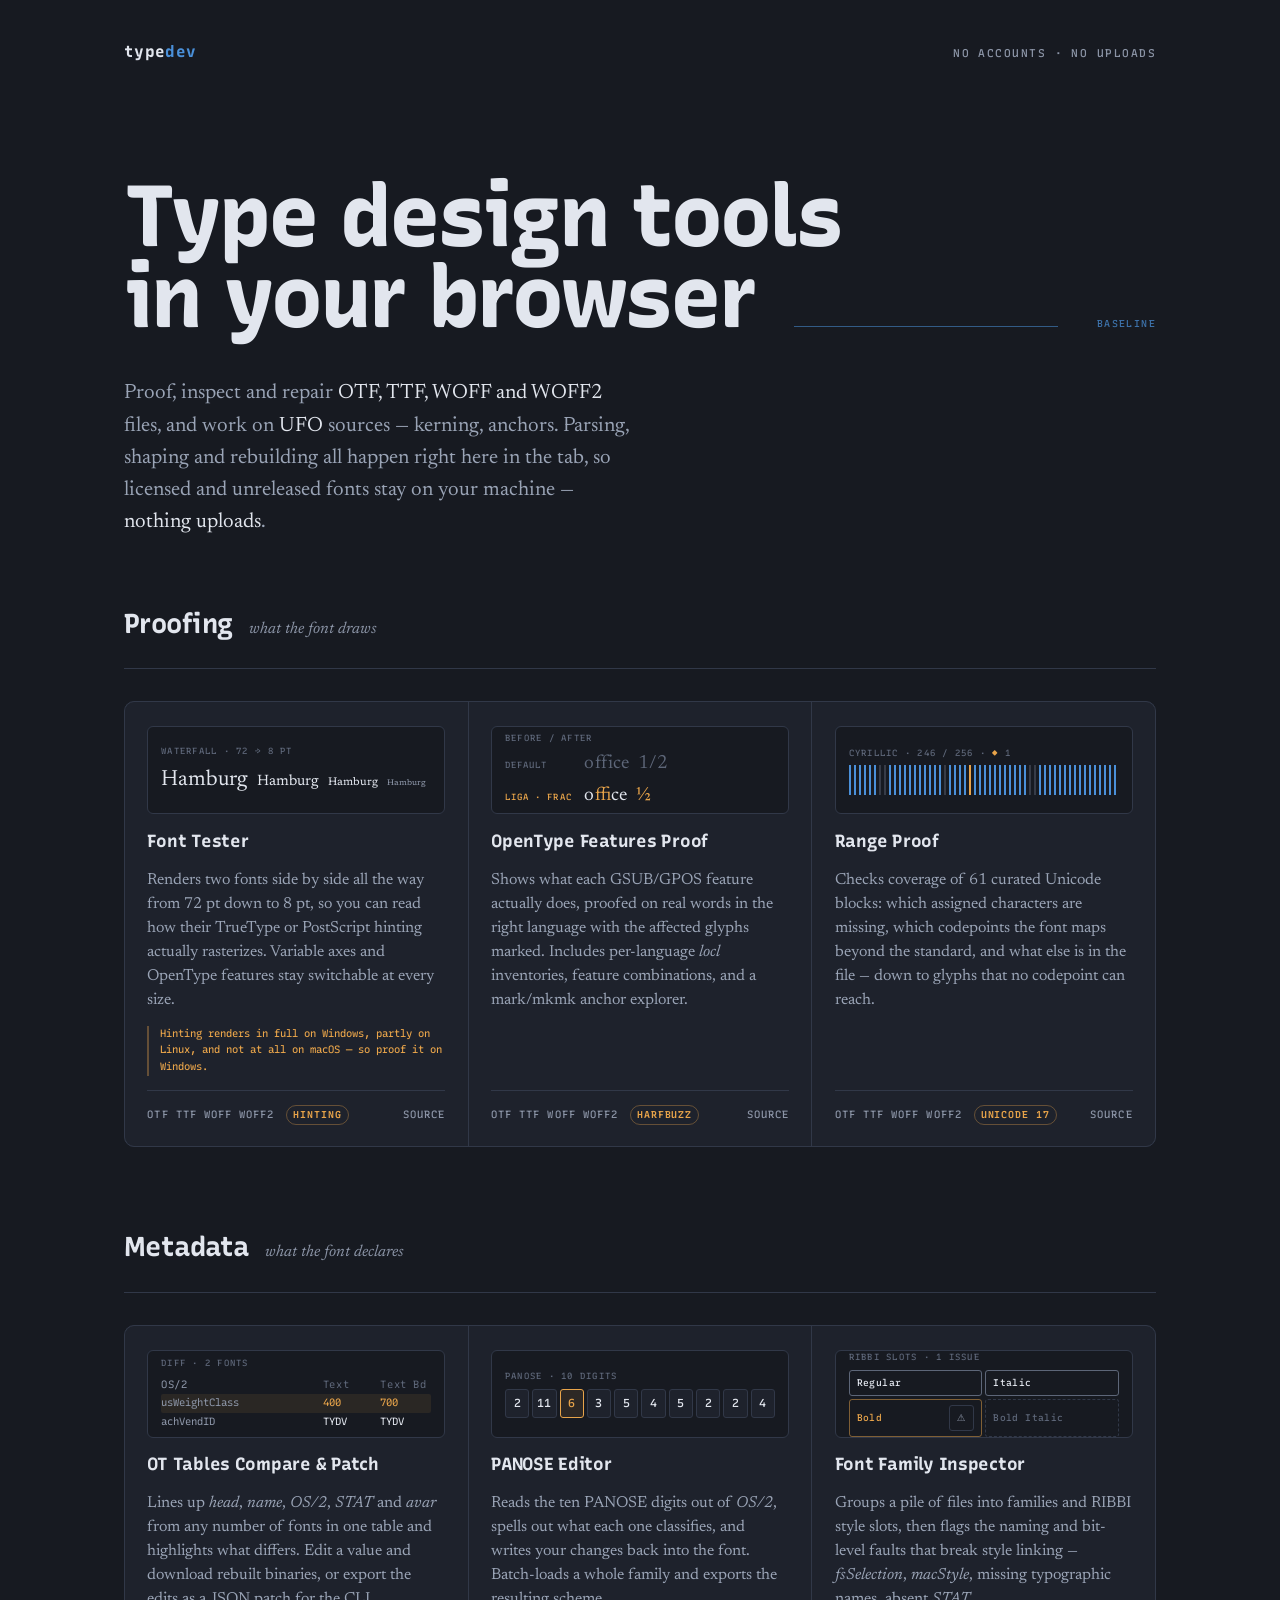
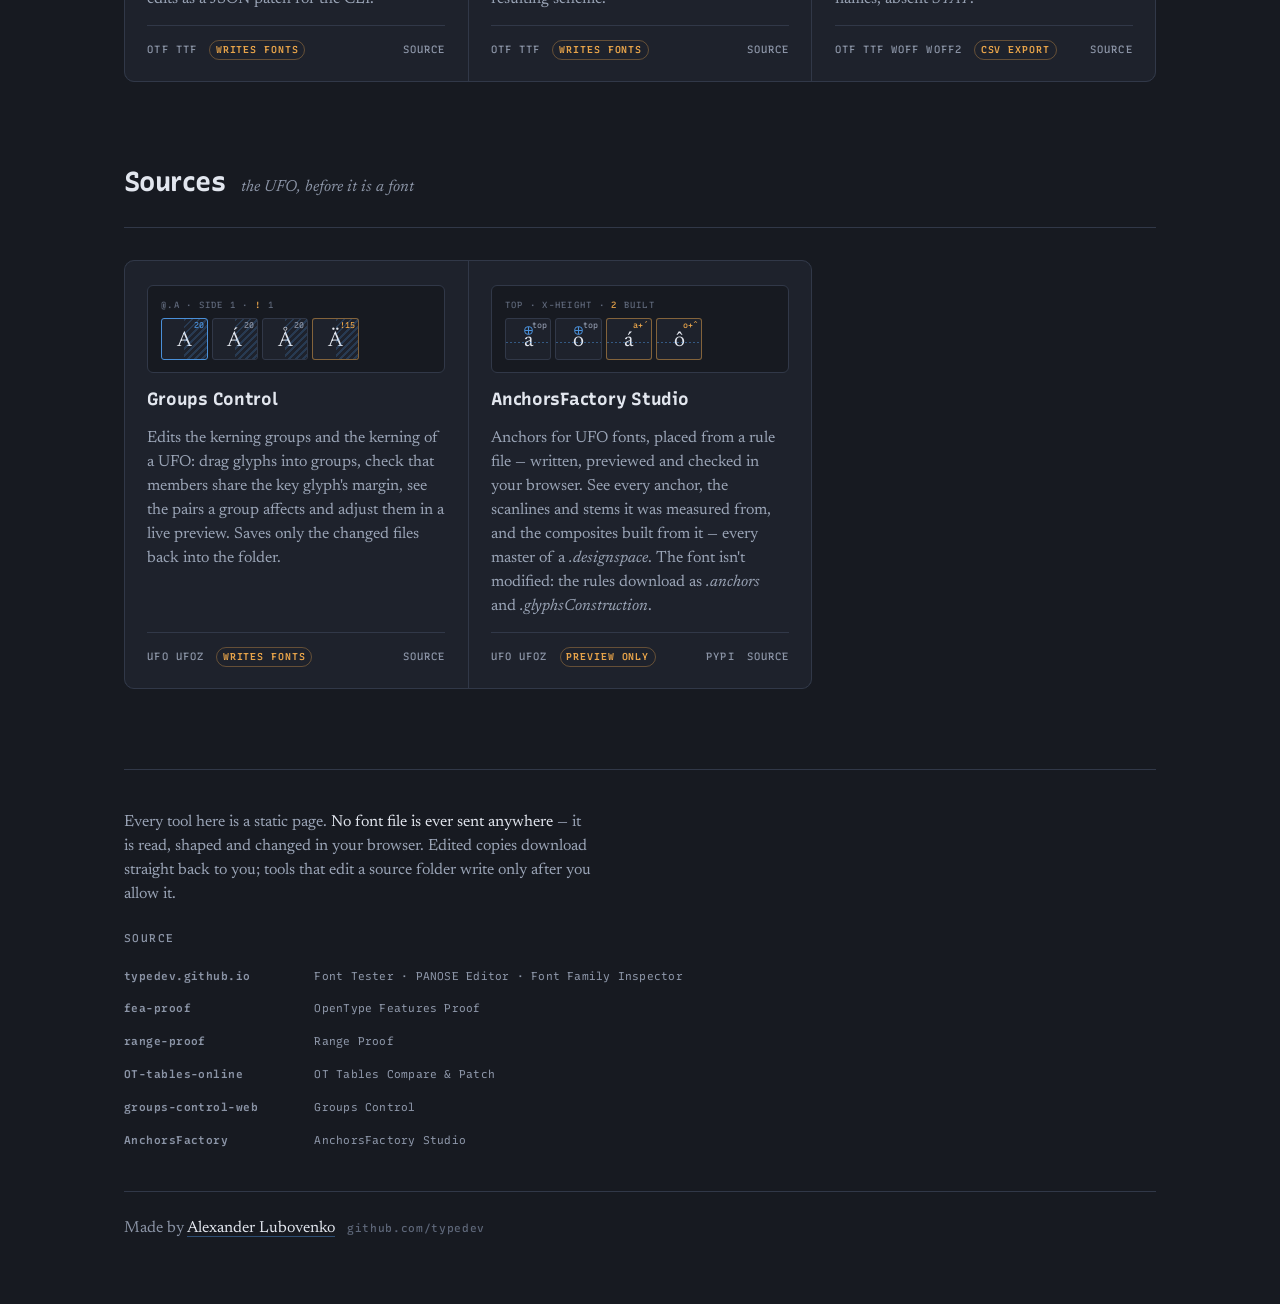
<file: index.html>
<!DOCTYPE html>
<html lang="en">
<head>
<meta charset="utf-8">
<meta name="viewport" content="width=device-width, initial-scale=1">
<title>typedev — font tools</title>
<meta name="author" content="Alexander Lubovenko">
<meta name="description" content="Type design tools that run in your browser: proof, inspect and repair OTF, TTF, WOFF and WOFF2 files, and work on the kerning and anchors of UFO sources. Everything runs client-side — the font file never leaves your machine.">
<link rel="icon" href="data:image/svg+xml,%3Csvg xmlns='http://www.w3.org/2000/svg' viewBox='0 0 32 32'%3E%3Crect width='32' height='32' rx='6' fill='%23171a21'/%3E%3Cpath d='M7 9h18v3.4h-7.1V25h-3.8V12.4H7z' fill='%234a90d9'/%3E%3C/svg%3E">
<link rel="preconnect" href="https://fonts.googleapis.com">
<link rel="preconnect" href="https://fonts.gstatic.com" crossorigin>
<link rel="stylesheet" href="https://fonts.googleapis.com/css2?family=Newsreader:ital,opsz,wght@0,6..72,300..600;1,6..72,300..600&family=Recursive:slnt,wght,CASL,CRSV,MONO@-15..0,300..1000,0..1,0..1,0..1&display=swap">
<style>
:root{
  --ground:#171a21;
  --panel:#1e222c;
  --panel-2:#252a36;
  --rule:#313848;
  --ink:#e2e6ee;
  --dim:#8b94a6;
  --dim-2:#5d6678;
  --prose-dim:#9aa4b6;
  --guide:#4a90d9;
  --mark:#e8a44a;

  --sans:'Recursive','Segoe UI',system-ui,sans-serif;
  --prose:'Newsreader',Georgia,'Times New Roman',serif;

  --pad:clamp(1.25rem,5vw,4rem);
  --maxw:1160px;
}
*{margin:0;padding:0;box-sizing:border-box}

html{-webkit-text-size-adjust:100%}
body{
  background:var(--ground);
  color:var(--ink);
  font-family:var(--sans);
  font-variation-settings:'MONO' 0,'CASL' 0,'wght' 400;
  font-size:16px;
  line-height:1.5;
  -webkit-font-smoothing:antialiased;
}
a{color:inherit}

.mono{
  font-family:var(--sans);
  font-variation-settings:'MONO' 1,'CASL' 0,'wght' 500;
  font-size:.7rem;
  letter-spacing:.13em;
  text-transform:uppercase;
  color:var(--dim);
}

.wrap{max-width:var(--maxw);margin:0 auto;padding:0 var(--pad)}

/* ── masthead ─────────────────────────────────────────── */
.masthead{
  display:flex;align-items:baseline;justify-content:space-between;
  gap:1rem;flex-wrap:wrap;
  padding-top:clamp(1.5rem,4vw,2.5rem);
}
.wordmark{
  font-size:1rem;letter-spacing:.02em;text-transform:none;
  font-variation-settings:'MONO' 1,'CASL' 0,'wght' 700;
  color:var(--ink);text-decoration:none;
}
.wordmark span{color:var(--guide)}

/* ── hero ─────────────────────────────────────────────── */
.hero{padding:clamp(3rem,10vw,7rem) 0 clamp(2.5rem,6vw,4rem)}
.lede{
  font-size:clamp(2.5rem,7.6vw,5.4rem);
  line-height:.94;
  letter-spacing:-.035em;
  font-variation-settings:'MONO' 0,'CASL' .4,'wght' 800;
}
.lede-2{display:flex;align-items:baseline;gap:.45em}
.baserule{
  flex:1 1 auto;height:1px;min-width:2rem;background:var(--guide);opacity:.55;
  transform-origin:left center;animation:draw .8s cubic-bezier(.2,.8,.3,1) .15s both;
}
@keyframes draw{from{transform:scaleX(0)}to{transform:scaleX(1)}}
.baserule-tag{
  flex:0 0 auto;font-size:.62rem;letter-spacing:.14em;
  font-variation-settings:'MONO' 1,'CASL' 0,'wght' 500;
  text-transform:uppercase;color:var(--guide);opacity:.75;
}
.hero-note{
  font-family:var(--prose);
  font-size:clamp(1.05rem,1.9vw,1.3rem);
  line-height:1.55;color:var(--prose-dim);
  max-width:46ch;margin-top:clamp(1.75rem,4vw,2.5rem);
}
.hero-note strong{color:var(--ink);font-weight:600}

/* ── section headers ──────────────────────────────────── */
.band{padding-bottom:clamp(3rem,7vw,5rem)}
.band-head{
  display:flex;align-items:baseline;gap:1rem;
  padding-bottom:1.5rem;margin-bottom:2rem;
  border-bottom:1px solid var(--rule);
}
.band-title{
  font-size:clamp(1.25rem,2.6vw,1.7rem);
  letter-spacing:-.02em;
  font-variation-settings:'MONO' 0,'CASL' .4,'wght' 700;
}
.band-gloss{
  font-family:var(--prose);font-size:1rem;color:var(--dim);
  font-style:italic;flex:1 1 12ch;
}

/* ── tool grid ────────────────────────────────────────── */
.grid{
  display:grid;gap:1px;
  background:var(--rule);
  border:1px solid var(--rule);
  border-radius:10px;overflow:hidden;
  grid-template-columns:1fr;
}
@media (min-width:880px){
  .grid{grid-template-columns:repeat(3,1fr)}
  /* a band with fewer cards keeps the column width instead of showing empty cells */
  .grid:not(:has(> :nth-child(2))){grid-template-columns:1fr;max-width:calc((100% - 4px)/3 + 2px)}
  .grid:has(> :nth-child(2)):not(:has(> :nth-child(3))){grid-template-columns:repeat(2,1fr);max-width:calc((100% - 4px)*2/3 + 3px)}
}
.tool{
  position:relative;
  background:var(--panel);
  padding:1.5rem 1.4rem 1.3rem;
  display:flex;flex-direction:column;gap:.85rem;
  transition:background .18s ease;
}
.tool:hover,.tool:focus-within{background:var(--panel-2)}
.tool:hover .spec,.tool:focus-within .spec{border-color:rgba(74,144,217,.45)}

.tool-title{font-size:1.1rem;letter-spacing:-.015em;font-variation-settings:'MONO' 0,'CASL' .25,'wght' 700}
.tool-title a{text-decoration:none;color:var(--ink)}
.tool-title a::after{content:'';position:absolute;inset:0}
.tool:hover .tool-title a,.tool-title a:focus-visible{color:var(--guide)}
.tool-title a:focus-visible{outline:2px solid var(--guide);outline-offset:4px;border-radius:2px}

.tool-desc{
  font-family:var(--prose);
  font-size:1rem;line-height:1.5;color:var(--prose-dim);
  flex:1 1 auto;
}
.tool-note{
  font-size:.66rem;line-height:1.6;
  font-variation-settings:'MONO' 1,'CASL' 0,'wght' 450;
  color:var(--mark);
  border-left:2px solid rgba(232,164,74,.35);
  padding-left:.65rem;
}
.tool-foot{
  display:flex;align-items:baseline;gap:.75rem;flex-wrap:wrap;
  padding-top:.9rem;border-top:1px solid var(--rule);
}
.fmt{font-size:.66rem;letter-spacing:.1em}
.tag{
  flex:0 0 auto;font-size:.62rem;letter-spacing:.09em;text-transform:uppercase;
  font-variation-settings:'MONO' 1,'CASL' 0,'wght' 600;
  color:var(--mark);border:1px solid rgba(232,164,74,.35);
  border-radius:99px;padding:.15em .6em;
}
.src{
  margin-left:auto;position:relative;z-index:1;
  font-size:.66rem;letter-spacing:.1em;text-transform:uppercase;
  font-variation-settings:'MONO' 1,'CASL' 0,'wght' 500;
  color:var(--dim);text-decoration:none;white-space:nowrap;
}
.src + .src{margin-left:0}
.src:hover,.src:focus-visible{color:var(--guide)}

/* ── specimens: each one is a miniature of the tool's own output ── */
.spec{
  height:88px;border-radius:6px;background:var(--ground);
  border:1px solid var(--rule);
  padding:.7rem .8rem;overflow:hidden;
  transition:border-color .18s ease;
  display:flex;flex-direction:column;justify-content:center;gap:.4rem;
}
.spec-label{
  font-size:.56rem;letter-spacing:.14em;text-transform:uppercase;
  font-variation-settings:'MONO' 1,'CASL' 0,'wght' 500;
  color:var(--dim-2);
}
.hl{color:var(--mark)}

/* 1 · font tester — a size waterfall down to where hinting decides the pixel */
.s-fall{
  display:flex;align-items:baseline;gap:.55rem;
  font-family:var(--prose);color:var(--ink);white-space:nowrap;overflow:hidden;
}
.s-fall span:nth-child(1){font-size:22px}
.s-fall span:nth-child(2){font-size:15px}
.s-fall span:nth-child(3){font-size:11px}
.s-fall span:nth-child(4){font-size:8px;color:var(--dim)}

/* 2 · fea-proof — before / after on a real word */
.s-fea{display:grid;grid-template-columns:auto 1fr;gap:.15rem .8rem;align-items:baseline}
.s-fea .row{font-family:var(--prose);font-size:1.2rem;color:var(--ink);letter-spacing:.01em}
.s-fea .off{color:var(--dim-2)}
.s-fea .key{font-size:.56rem;letter-spacing:.12em;text-transform:uppercase;
  font-variation-settings:'MONO' 1,'CASL' 0,'wght' 500;color:var(--dim-2)}
.s-fea .key-on{color:var(--mark)}

/* 3 · range proof — the coverage barcode */
.s-bars{
  position:relative;height:30px;
  background-image:repeating-linear-gradient(90deg,var(--guide) 0 2px,transparent 2px 5px);
  background-repeat:repeat-x;
}
.s-bars i{position:absolute;top:0;bottom:0;width:2px}
.s-bars .miss{background:var(--ground);box-shadow:0 0 0 0 transparent}
.s-bars .miss::after{content:'';position:absolute;inset:0;background:var(--dim-2);opacity:.45}
.s-bars .odd{background:var(--ground)}
.s-bars .odd::after{content:'';position:absolute;inset:0;background:var(--mark)}

/* 4 · ot tables — side-by-side columns, the differing row marked */
.s-tbl{font-variation-settings:'MONO' 1,'CASL' 0,'wght' 400;font-size:.66rem;line-height:1.75}
.s-tbl .r{display:grid;grid-template-columns:1fr 3.2rem 3.2rem;gap:.4rem}
.s-tbl .h{color:var(--dim-2);letter-spacing:.06em}
.s-tbl .k{color:var(--dim);white-space:nowrap;overflow:hidden;text-overflow:ellipsis}
.s-tbl .v{color:var(--ink)}
.s-tbl .diff .v{color:var(--mark)}
.s-tbl .diff{background:rgba(232,164,74,.09);border-radius:2px}

/* 5 · panose — the ten digits */
.s-pan{display:flex;gap:3px}
.s-pan b{
  flex:1 1 0;text-align:center;padding:.32rem 0;border-radius:3px;
  background:var(--panel);border:1px solid var(--rule);
  font-variation-settings:'MONO' 1,'CASL' 0,'wght' 500;
  font-size:.72rem;color:var(--ink);
}
.s-pan b.edit{border-color:var(--mark);color:var(--mark);background:rgba(232,164,74,.1)}

/* 6 · family inspector — the RIBBI slots */
.s-slots{display:grid;grid-template-columns:1fr 1fr;gap:3px}
.s-slots span{
  border:1px solid var(--rule);border-radius:3px;padding:.3rem .45rem;
  font-variation-settings:'MONO' 1,'CASL' 0,'wght' 500;
  font-size:.6rem;letter-spacing:.04em;color:var(--dim);
  display:flex;justify-content:space-between;align-items:center;gap:.3rem;
}
.s-slots .filled{color:var(--ink);border-color:var(--dim-2)}
.s-slots .flag{border-color:rgba(232,164,74,.5);color:var(--mark)}
.s-slots .empty{color:var(--dim-2);border-style:dashed}

/* 7 · groups control — a kerning group: key glyph, members, the checked side hatched */
.s-grp{display:flex;gap:4px}
.s-grp span{
  position:relative;width:2.9rem;height:42px;border-radius:3px;
  border:1px solid var(--rule);background:var(--panel);
  font-family:var(--prose);font-size:1.35rem;line-height:1;color:var(--ink);
  display:flex;align-items:flex-end;justify-content:center;padding-bottom:6px;
}
.s-grp span::before{
  content:'';position:absolute;top:0;bottom:0;right:0;width:50%;
  background:repeating-linear-gradient(135deg,rgba(74,144,217,.22) 0 2px,transparent 2px 5px);
}
.s-grp i{
  position:absolute;top:2px;right:3px;font-style:normal;
  font-family:var(--sans);font-variation-settings:'MONO' 1,'CASL' 0,'wght' 500;
  font-size:.52rem;color:var(--dim);
}
.s-grp .key{border-color:var(--guide)}
.s-grp .key i{color:var(--guide)}
.s-grp .flag{border-color:rgba(232,164,74,.5)}
.s-grp .flag i{color:var(--mark)}

/* 8 · anchorsfactory — anchors placed on base glyphs, composites built from them */
.s-anc{display:flex;gap:4px}
.s-anc span{
  position:relative;width:2.9rem;height:42px;border-radius:3px;
  border:1px solid var(--rule);background:var(--panel);
  font-family:var(--prose);font-size:1.35rem;line-height:1;color:var(--ink);
  display:flex;align-items:flex-end;justify-content:center;padding-bottom:6px;
}
.s-anc span::before{
  content:'';position:absolute;left:0;right:0;bottom:16px;height:1px;
  background-image:repeating-linear-gradient(90deg,rgba(74,144,217,.5) 0 2px,transparent 2px 4px);
}
.s-anc b{
  position:absolute;left:50%;bottom:24px;width:9px;height:9px;margin-left:-4.5px;
  border:1px solid var(--guide);border-radius:50%;
  background:
    linear-gradient(var(--guide),var(--guide)) center/1px 100% no-repeat,
    linear-gradient(var(--guide),var(--guide)) center/100% 1px no-repeat;
}
.s-anc i{
  position:absolute;top:2px;right:3px;font-style:normal;
  font-family:var(--sans);font-variation-settings:'MONO' 1,'CASL' 0,'wght' 500;
  font-size:.52rem;color:var(--dim);
}
.s-anc .built{border-color:rgba(232,164,74,.5)}
.s-anc .built i{color:var(--mark)}

/* ── footer ───────────────────────────────────────────── */
.foot{border-top:1px solid var(--rule);padding:2.5rem 0 4rem}
.foot-line{
  font-family:var(--prose);font-size:1rem;color:var(--prose-dim);
  max-width:52ch;margin-bottom:1.5rem;
}
.foot-line strong{color:var(--ink);font-weight:600}
.byline{
  margin-top:2.5rem;padding-top:1.5rem;border-top:1px solid var(--rule);
  font-family:var(--prose);font-size:1rem;color:var(--dim);
  display:flex;align-items:baseline;gap:.75rem;flex-wrap:wrap;
}
.byline a{
  color:var(--ink);text-decoration:none;
  border-bottom:1px solid rgba(74,144,217,.45);
}
.byline a:hover,.byline a:focus-visible{color:var(--guide);border-bottom-color:var(--guide)}
.byline-handle{font-size:.7rem;letter-spacing:.06em;color:var(--dim-2);text-transform:none}
.repos{display:grid;gap:.55rem;max-width:60ch}
.repo{display:flex;align-items:baseline;gap:.9rem;flex-wrap:wrap}
.repo dt{flex:0 0 11rem}
.repo dt a{
  font-size:.7rem;letter-spacing:.04em;
  font-variation-settings:'MONO' 1,'CASL' 0,'wght' 600;
  color:var(--dim);text-decoration:none;
}
.repo dt a:hover,.repo dt a:focus-visible{color:var(--guide)}
.repo dd{
  font-size:.7rem;letter-spacing:.02em;
  font-variation-settings:'MONO' 1,'CASL' 0,'wght' 400;
  color:var(--dim);
}
.repos-label{display:block;margin-bottom:1rem}
@media (max-width:560px){.repo dt{flex:0 0 100%}}

/* the baseline annotation needs room to read as one; below that, drop it */
@media (max-width:760px){
  .baserule,.baserule-tag{display:none}
  .lede-2{gap:0}
}
@media (max-width:560px){
  .lede{font-size:clamp(2.15rem,9vw,3rem)}
  .spec{height:80px}
  .tool{padding:1.25rem 1.15rem 1.15rem}
}
@media (prefers-reduced-motion:reduce){
  *{transition:none!important;animation:none!important}
}
</style>
</head>
<body>

<div class="wrap">
  <header class="masthead">
    <a class="wordmark" href="./">type<span>dev</span></a>
    <span class="mono">no accounts · no uploads</span>
  </header>

  <section class="hero">
    <h1 class="lede">
      <span class="lede-1">Type design tools</span>
      <span class="lede-2">
        <span>in your browser</span>
        <i class="baserule" aria-hidden="true"></i>
        <span class="baserule-tag" aria-hidden="true">baseline</span>
      </span>
    </h1>
    <p class="hero-note">
      Proof, inspect and repair <strong>OTF, TTF, WOFF and WOFF2</strong> files, and work on
      <strong>UFO</strong> sources — kerning, anchors. Parsing, shaping and rebuilding all happen
      right here in the tab, so licensed and
      unreleased fonts stay on your machine — <strong>nothing uploads</strong>.
    </p>
  </section>
</div>

<div class="wrap">

  <!-- ══ PROOFING ══════════════════════════════════════ -->
  <section class="band">
    <div class="band-head">
      <h2 class="band-title">Proofing</h2>
      <p class="band-gloss">what the font draws</p>
    </div>

    <div class="grid">

      <article class="tool">
        <div class="spec" aria-hidden="true">
          <span class="spec-label">waterfall · 72 → 8 pt</span>
          <div class="s-fall"><span>Hamburg</span><span>Hamburg</span><span>Hamburg</span><span>Hamburg</span></div>
        </div>
        <h3 class="tool-title"><a href="./fonttester/">Font Tester</a></h3>
        <p class="tool-desc">
          Renders two fonts side by side all the way from 72&nbsp;pt down to 8&nbsp;pt, so you
          can read how their TrueType or PostScript hinting actually rasterizes. Variable
          axes and OpenType features stay switchable at every size.
        </p>
        <p class="tool-note">
          Hinting renders in full on Windows, partly on Linux, and not at all on
          macOS — so proof it on Windows.
        </p>
        <div class="tool-foot">
          <span class="fmt mono">OTF TTF WOFF WOFF2</span>
          <span class="tag">hinting</span>
          <a class="src" href="https://github.com/typedev/typedev.github.io">source</a>
        </div>
      </article>

      <article class="tool">
        <div class="spec" aria-hidden="true">
          <span class="spec-label">before / after</span>
          <div class="s-fea">
            <span class="key">default</span><span class="row off">office &nbsp;1/2</span>
            <span class="key key-on">liga · frac</span><span class="row">o<span class="hl">ﬃ</span>ce &nbsp;<span class="hl">½</span></span>
          </div>
        </div>
        <h3 class="tool-title"><a href="./fea-proof/">OpenType Features Proof</a></h3>
        <p class="tool-desc">
          Shows what each GSUB/GPOS feature actually does, proofed on real words in the right
          language with the affected glyphs marked. Includes per-language <em>locl</em>
          inventories, feature combinations, and a mark/mkmk anchor explorer.
        </p>
        <div class="tool-foot">
          <span class="fmt mono">OTF TTF WOFF WOFF2</span>
          <span class="tag">HarfBuzz</span>
          <a class="src" href="https://github.com/typedev/fea-proof">source</a>
        </div>
      </article>

      <article class="tool">
        <div class="spec" aria-hidden="true">
          <span class="spec-label">Cyrillic · 246 / 256 · <span class="hl">◆</span> 1</span>
          <div class="s-bars">
            <i class="miss" style="left:30px"></i>
            <i class="miss" style="left:35px"></i>
            <i class="miss" style="left:95px"></i>
            <i class="miss" style="left:180px"></i>
            <i class="miss" style="left:185px"></i>
            <i class="odd"  style="left:120px"></i>
          </div>
        </div>
        <h3 class="tool-title"><a href="./rangeproof/">Range Proof</a></h3>
        <p class="tool-desc">
          Checks coverage of 61 curated Unicode blocks: which assigned characters are missing,
          which codepoints the font maps beyond the standard, and what else is in the file —
          down to glyphs that no codepoint can reach.
        </p>
        <div class="tool-foot">
          <span class="fmt mono">OTF TTF WOFF WOFF2</span>
          <span class="tag">Unicode 17</span>
          <a class="src" href="https://github.com/typedev/range-proof">source</a>
        </div>
      </article>

    </div>
  </section>

  <!-- ══ METADATA ══════════════════════════════════════ -->
  <section class="band">
    <div class="band-head">
      <h2 class="band-title">Metadata</h2>
      <p class="band-gloss">what the font declares</p>
    </div>

    <div class="grid">

      <article class="tool">
        <div class="spec" aria-hidden="true">
          <span class="spec-label">diff · 2 fonts</span>
          <div class="s-tbl">
            <div class="r h"><span class="k">OS/2</span><span>Text</span><span>Text&nbsp;Bd</span></div>
            <div class="r diff"><span class="k">usWeightClass</span><span class="v">400</span><span class="v">700</span></div>
            <div class="r"><span class="k">achVendID</span><span class="v">TYDV</span><span class="v">TYDV</span></div>
          </div>
        </div>
        <h3 class="tool-title"><a href="./ot-edit/">OT Tables Compare &amp; Patch</a></h3>
        <p class="tool-desc">
          Lines up <em>head</em>, <em>name</em>, <em>OS/2</em>, <em>STAT</em> and <em>avar</em>
          from any number of fonts in one table and highlights what differs. Edit a value and
          download rebuilt binaries, or export the edits as a JSON patch for the CLI.
        </p>
        <div class="tool-foot">
          <span class="fmt mono">OTF TTF</span>
          <span class="tag">writes fonts</span>
          <a class="src" href="https://github.com/typedev/OT-tables-online">source</a>
        </div>
      </article>

      <article class="tool">
        <div class="spec" aria-hidden="true">
          <span class="spec-label">PANOSE · 10 digits</span>
          <div class="s-pan">
            <b>2</b><b>11</b><b class="edit">6</b><b>3</b><b>5</b><b>4</b><b>5</b><b>2</b><b>2</b><b>4</b>
          </div>
        </div>
        <h3 class="tool-title"><a href="./panose/">PANOSE Editor</a></h3>
        <p class="tool-desc">
          Reads the ten PANOSE digits out of <em>OS/2</em>, spells out what each one classifies,
          and writes your changes back into the font. Batch-loads a whole family and exports
          the resulting scheme.
        </p>
        <div class="tool-foot">
          <span class="fmt mono">OTF TTF</span>
          <span class="tag">writes fonts</span>
          <a class="src" href="https://github.com/typedev/typedev.github.io">source</a>
        </div>
      </article>

      <article class="tool">
        <div class="spec" aria-hidden="true">
          <span class="spec-label">RIBBI slots · 1 issue</span>
          <div class="s-slots">
            <span class="filled">Regular</span>
            <span class="filled">Italic</span>
            <span class="flag">Bold <span>⚠</span></span>
            <span class="empty">Bold Italic</span>
          </div>
        </div>
        <h3 class="tool-title"><a href="./family-inspector/">Font Family Inspector</a></h3>
        <p class="tool-desc">
          Groups a pile of files into families and RIBBI style slots, then flags the naming and
          bit-level faults that break style linking — <em>fsSelection</em>, <em>macStyle</em>,
          missing typographic names, absent <em>STAT</em>.
        </p>
        <div class="tool-foot">
          <span class="fmt mono">OTF TTF WOFF WOFF2</span>
          <span class="tag">CSV export</span>
          <a class="src" href="https://github.com/typedev/typedev.github.io">source</a>
        </div>
      </article>

    </div>
  </section>

  <!-- ══ SOURCES ═══════════════════════════════════════ -->
  <section class="band">
    <div class="band-head">
      <h2 class="band-title">Sources</h2>
      <p class="band-gloss">the UFO, before it is a font</p>
    </div>

    <div class="grid">

      <article class="tool">
        <div class="spec" aria-hidden="true">
          <span class="spec-label">@.A · side 1 · <span class="hl">!</span> 1</span>
          <div class="s-grp">
            <span class="key">A<i>20</i></span>
            <span>Á<i>20</i></span>
            <span>Å<i>20</i></span>
            <span class="flag">Ä<i>!15</i></span>
          </div>
        </div>
        <h3 class="tool-title"><a href="./groups-control-web/">Groups Control</a></h3>
        <p class="tool-desc">
          Edits the kerning groups and the kerning of a UFO: drag glyphs into groups, check
          that members share the key glyph's margin, see the pairs a group affects and adjust
          them in a live preview. Saves only the changed files back into the folder.
        </p>
        <div class="tool-foot">
          <span class="fmt mono">UFO UFOZ</span>
          <span class="tag">writes fonts</span>
          <a class="src" href="https://github.com/typedev/groups-control-web">source</a>
        </div>
      </article>

      <article class="tool">
        <div class="spec" aria-hidden="true">
          <span class="spec-label">top · x-height · <span class="hl">2</span> built</span>
          <div class="s-anc">
            <span>a<b></b><i>top</i></span>
            <span>o<b></b><i>top</i></span>
            <span class="built">á<i>a+´</i></span>
            <span class="built">ô<i>o+ˆ</i></span>
          </div>
        </div>
        <h3 class="tool-title"><a href="./AnchorsFactory/">AnchorsFactory Studio</a></h3>
        <p class="tool-desc">
          Anchors for UFO fonts, placed from a rule file — written, previewed and checked in
          your browser. See every anchor, the scanlines and stems it was measured from, and the
          composites built from it — every master of a <em>.designspace</em>. The font isn't modified: the rules
          download as <em>.anchors</em> and <em>.glyphsConstruction</em>.
        </p>
        <div class="tool-foot">
          <span class="fmt mono">UFO UFOZ</span>
          <span class="tag">preview only</span>
          <a class="src" href="https://pypi.org/project/anchorsfactory/">PyPI</a>
          <a class="src" href="https://github.com/typedev/AnchorsFactory">source</a>
        </div>
      </article>

    </div>
  </section>

  <footer class="foot">
    <p class="foot-line">
      Every tool here is a static page. <strong>No font file is ever sent anywhere</strong> —
      it is read, shaped and changed in your browser. Edited copies download straight back
      to you; tools that edit a source folder write only after you allow it.
    </p>
    <span class="repos-label mono">Source</span>
    <dl class="repos">
      <div class="repo">
        <dt><a href="https://github.com/typedev/typedev.github.io">typedev.github.io</a></dt>
        <dd>Font Tester · PANOSE Editor · Font Family Inspector</dd>
      </div>
      <div class="repo">
        <dt><a href="https://github.com/typedev/fea-proof">fea-proof</a></dt>
        <dd>OpenType Features Proof</dd>
      </div>
      <div class="repo">
        <dt><a href="https://github.com/typedev/range-proof">range-proof</a></dt>
        <dd>Range Proof</dd>
      </div>
      <div class="repo">
        <dt><a href="https://github.com/typedev/OT-tables-online">OT-tables-online</a></dt>
        <dd>OT Tables Compare &amp; Patch</dd>
      </div>
      <div class="repo">
        <dt><a href="https://github.com/typedev/groups-control-web">groups-control-web</a></dt>
        <dd>Groups Control</dd>
      </div>
      <div class="repo">
        <dt><a href="https://github.com/typedev/AnchorsFactory">AnchorsFactory</a></dt>
        <dd>AnchorsFactory Studio</dd>
      </div>
    </dl>
    <p class="byline">
      <span>Made by <a href="https://github.com/typedev">Alexander Lubovenko</a></span>
      <span class="byline-handle mono">github.com/typedev</span>
    </p>
  </footer>

</div>

</body>
</html>
</file>
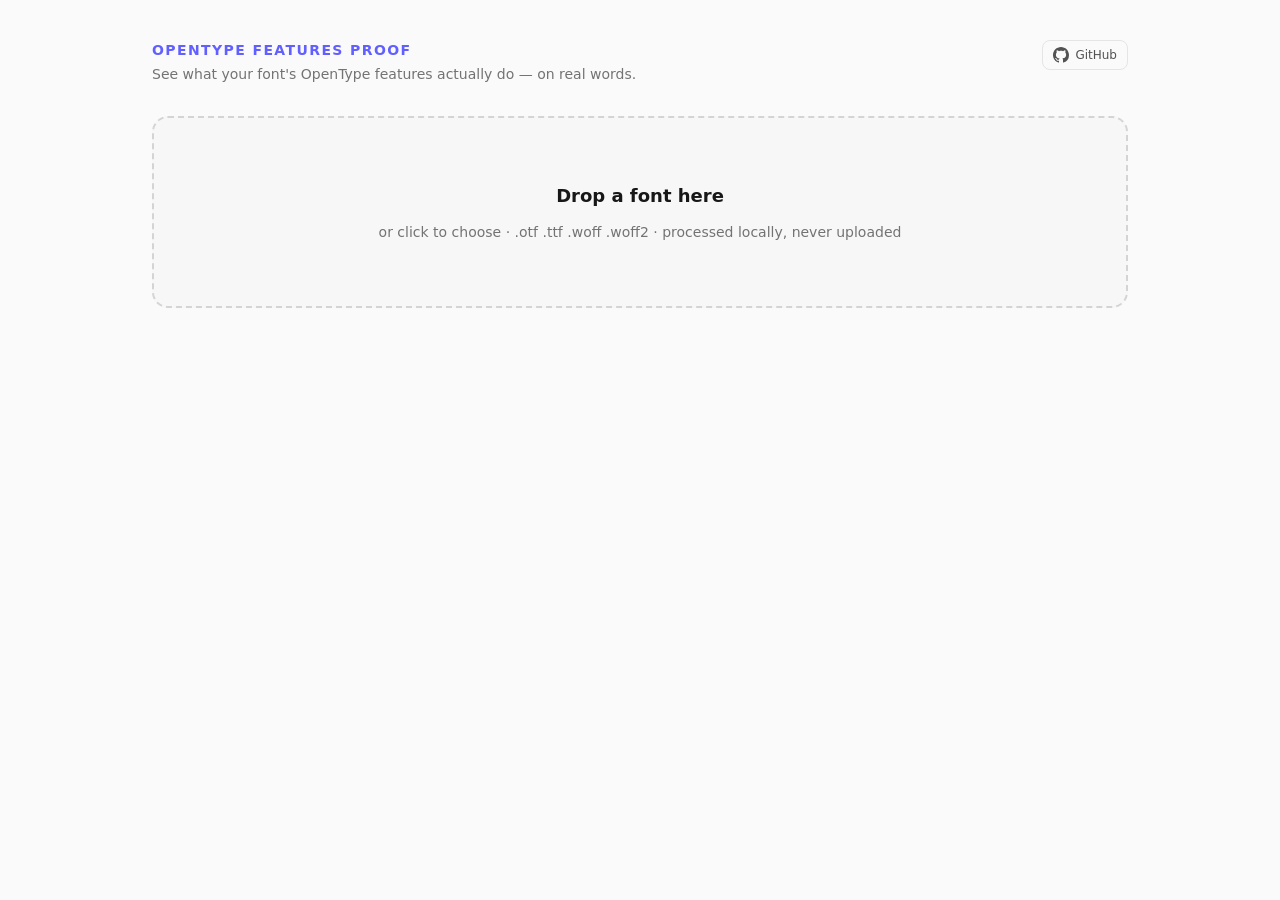
<file: fea-proof/index.html>
<!doctype html>
<html lang="en">
  <head>
    <meta charset="UTF-8" />
    <meta name="viewport" content="width=device-width, initial-scale=1.0" />
    <title>OpenType Features Proof</title>
    <script>
      // Set the theme class before first paint (mirrors App.tsx) to avoid a flash.
      try {
        var t = localStorage.getItem('fea-proof:theme')
        if (t !== 'light' && t !== 'dark') t = matchMedia('(prefers-color-scheme: dark)').matches ? 'dark' : 'light'
        if (t === 'dark') document.documentElement.classList.add('dark')
      } catch (e) {}
    </script>
    <script type="module" crossorigin src="./assets/index-CvhTsRm9.js"></script>
    <link rel="modulepreload" crossorigin href="./assets/rolldown-runtime-Bh1tDfsg.js">
    <link rel="modulepreload" crossorigin href="./assets/preload-helper-DYl5dUZ5.js">
    <link rel="stylesheet" crossorigin href="./assets/index-CltZ6wMl.css">
  </head>
  <body>
    <div id="root"></div>
  </body>
</html>
</file>
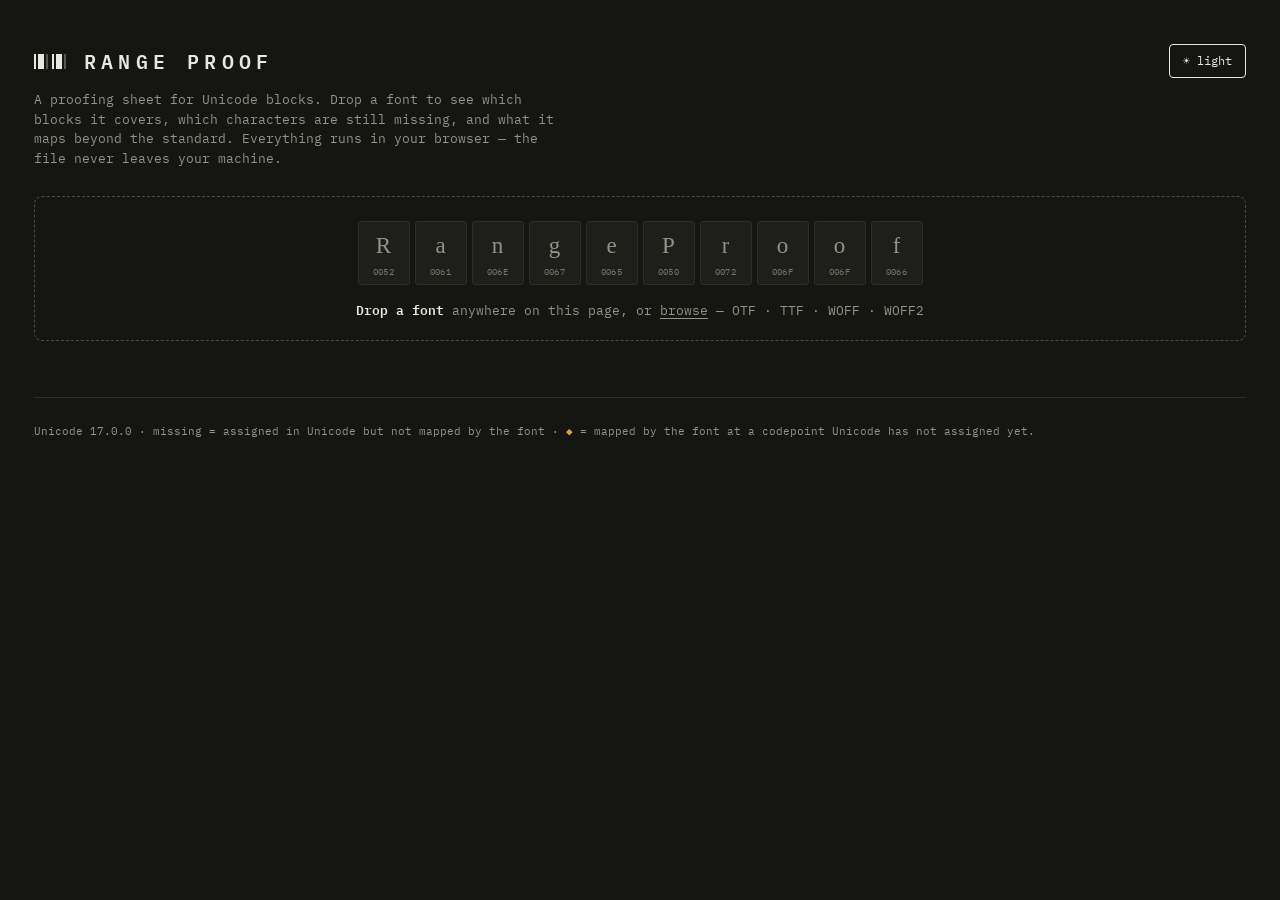
<file: rangeproof/index.html>
<!doctype html>
<html lang="en">
<head>
  <meta charset="utf-8" />
  <meta name="viewport" content="width=device-width, initial-scale=1" />
  <meta name="description" content="Check a font's coverage of popular Unicode blocks. Runs entirely in your browser — the font never leaves your machine." />
  <title>Range Proof — Unicode coverage for fonts</title>
  <script>
    // set before first paint to avoid a theme flash; dark is the default
    document.documentElement.dataset.theme =
      localStorage.getItem('rangeproof-theme') || 'dark'
  </script>
  <script type="module" crossorigin src="./assets/index-BAyDVKod.js"></script>
  <link rel="stylesheet" crossorigin href="./assets/index-BmMwlwtC.css">
</head>
<body>
  <div class="app">
    <header class="top">
      <div class="top-row">
        <h1 class="wordmark">Range&nbsp;Proof</h1>
        <button type="button" class="btn theme-toggle" id="theme-toggle"
                aria-label="Switch color theme"></button>
      </div>
      <p class="tag">A proofing sheet for Unicode blocks. Drop a font to see which
        blocks it covers, which characters are still missing, and what it maps
        beyond the standard. Everything runs in your browser — the file never
        leaves your machine.</p>
    </header>

    <section class="drop" id="drop" tabindex="0" role="button"
             aria-label="Choose a font file. OTF, TTF, WOFF and WOFF2 are supported.">
      <div class="drop-specimen" aria-hidden="true" id="drop-specimen"></div>
      <p class="drop-line"><strong>Drop a font</strong> anywhere on this page,
        or <span class="browse">browse</span> — OTF · TTF · WOFF · WOFF2</p>
      <p class="drop-error" id="drop-error" role="alert" hidden></p>
      <input type="file" id="file-input" accept=".otf,.ttf,.woff,.woff2,font/otf,font/ttf,font/woff,font/woff2" hidden />
    </section>

    <main id="report" hidden></main>

    <footer class="foot">
      <p>Unicode <span id="ucd-version"></span> · missing = assigned in Unicode
        but not mapped by the font · <span class="amber-key">◆</span> = mapped by
        the font at a codepoint Unicode has not assigned yet.</p>
    </footer>
  </div>
</body>
</html>
</file>
<file: rangeproof/assets/index-BmMwlwtC.css>
@font-face{font-family:IBM Plex Mono;font-style:normal;font-display:swap;font-weight:400;src:url(./ibm-plex-mono-cyrillic-ext-400-normal-xuaO2J-f.woff2) format("woff2"),url(./ibm-plex-mono-cyrillic-ext-400-normal-DMdlQ8Kv.woff) format("woff");unicode-range:U+0460-052F,U+1C80-1C8A,U+20B4,U+2DE0-2DFF,U+A640-A69F,U+FE2E-FE2F}@font-face{font-family:IBM Plex Mono;font-style:normal;font-display:swap;font-weight:400;src:url(./ibm-plex-mono-cyrillic-400-normal-BSMlKf0J.woff2) format("woff2"),url(./ibm-plex-mono-cyrillic-400-normal-CEL4l2ZJ.woff) format("woff");unicode-range:U+0301,U+0400-045F,U+0490-0491,U+04B0-04B1,U+2116}@font-face{font-family:IBM Plex Mono;font-style:normal;font-display:swap;font-weight:400;src:url(./ibm-plex-mono-vietnamese-400-normal-BulugwFq.woff2) format("woff2"),url(./ibm-plex-mono-vietnamese-400-normal-DDuiU_S-.woff) format("woff");unicode-range:U+0102-0103,U+0110-0111,U+0128-0129,U+0168-0169,U+01A0-01A1,U+01AF-01B0,U+0300-0301,U+0303-0304,U+0308-0309,U+0323,U+0329,U+1EA0-1EF9,U+20AB}@font-face{font-family:IBM Plex Mono;font-style:normal;font-display:swap;font-weight:400;src:url(./ibm-plex-mono-latin-ext-400-normal-BmRBH3aV.woff2) format("woff2"),url(./ibm-plex-mono-latin-ext-400-normal-D3D2R8hC.woff) format("woff");unicode-range:U+0100-02BA,U+02BD-02C5,U+02C7-02CC,U+02CE-02D7,U+02DD-02FF,U+0304,U+0308,U+0329,U+1D00-1DBF,U+1E00-1E9F,U+1EF2-1EFF,U+2020,U+20A0-20AB,U+20AD-20C0,U+2113,U+2C60-2C7F,U+A720-A7FF}@font-face{font-family:IBM Plex Mono;font-style:normal;font-display:swap;font-weight:400;src:url(./ibm-plex-mono-latin-400-normal-DMJ8VG8y.woff2) format("woff2"),url(./ibm-plex-mono-latin-400-normal-CvHOgSBP.woff) format("woff");unicode-range:U+0000-00FF,U+0131,U+0152-0153,U+02BB-02BC,U+02C6,U+02DA,U+02DC,U+0304,U+0308,U+0329,U+2000-206F,U+20AC,U+2122,U+2191,U+2193,U+2212,U+2215,U+FEFF,U+FFFD}@font-face{font-family:IBM Plex Mono;font-style:normal;font-display:swap;font-weight:500;src:url(./ibm-plex-mono-cyrillic-ext-500-normal-BqneJy0T.woff2) format("woff2"),url(./ibm-plex-mono-cyrillic-ext-500-normal-BIfNGwUT.woff) format("woff");unicode-range:U+0460-052F,U+1C80-1C8A,U+20B4,U+2DE0-2DFF,U+A640-A69F,U+FE2E-FE2F}@font-face{font-family:IBM Plex Mono;font-style:normal;font-display:swap;font-weight:500;src:url(./ibm-plex-mono-cyrillic-500-normal-Bq9vWWag.woff2) format("woff2"),url(./ibm-plex-mono-cyrillic-500-normal-Ael50iVv.woff) format("woff");unicode-range:U+0301,U+0400-045F,U+0490-0491,U+04B0-04B1,U+2116}@font-face{font-family:IBM Plex Mono;font-style:normal;font-display:swap;font-weight:500;src:url(./ibm-plex-mono-vietnamese-500-normal-DZ4AoWbu.woff2) format("woff2"),url(./ibm-plex-mono-vietnamese-500-normal-C8zxqsMH.woff) format("woff");unicode-range:U+0102-0103,U+0110-0111,U+0128-0129,U+0168-0169,U+01A0-01A1,U+01AF-01B0,U+0300-0301,U+0303-0304,U+0308-0309,U+0323,U+0329,U+1EA0-1EF9,U+20AB}@font-face{font-family:IBM Plex Mono;font-style:normal;font-display:swap;font-weight:500;src:url(./ibm-plex-mono-latin-ext-500-normal-CAhNIIs5.woff2) format("woff2"),url(./ibm-plex-mono-latin-ext-500-normal-CZ70TYgx.woff) format("woff");unicode-range:U+0100-02BA,U+02BD-02C5,U+02C7-02CC,U+02CE-02D7,U+02DD-02FF,U+0304,U+0308,U+0329,U+1D00-1DBF,U+1E00-1E9F,U+1EF2-1EFF,U+2020,U+20A0-20AB,U+20AD-20C0,U+2113,U+2C60-2C7F,U+A720-A7FF}@font-face{font-family:IBM Plex Mono;font-style:normal;font-display:swap;font-weight:500;src:url(./ibm-plex-mono-latin-500-normal-DSY6xOcd.woff2) format("woff2"),url(./ibm-plex-mono-latin-500-normal-CB9ihrfo.woff) format("woff");unicode-range:U+0000-00FF,U+0131,U+0152-0153,U+02BB-02BC,U+02C6,U+02DA,U+02DC,U+0304,U+0308,U+0329,U+2000-206F,U+20AC,U+2122,U+2191,U+2193,U+2212,U+2215,U+FEFF,U+FFFD}@font-face{font-family:IBM Plex Mono;font-style:normal;font-display:swap;font-weight:600;src:url(./ibm-plex-mono-cyrillic-ext-600-normal-V-xxqcpd.woff2) format("woff2"),url(./ibm-plex-mono-cyrillic-ext-600-normal-9HEixskS.woff) format("woff");unicode-range:U+0460-052F,U+1C80-1C8A,U+20B4,U+2DE0-2DFF,U+A640-A69F,U+FE2E-FE2F}@font-face{font-family:IBM Plex Mono;font-style:normal;font-display:swap;font-weight:600;src:url(./ibm-plex-mono-cyrillic-600-normal-CTOM6hUh.woff2) format("woff2"),url(./ibm-plex-mono-cyrillic-600-normal-fLZuRloM.woff) format("woff");unicode-range:U+0301,U+0400-045F,U+0490-0491,U+04B0-04B1,U+2116}@font-face{font-family:IBM Plex Mono;font-style:normal;font-display:swap;font-weight:600;src:url(./ibm-plex-mono-vietnamese-600-normal-D2EvbN8M.woff2) format("woff2"),url(./ibm-plex-mono-vietnamese-600-normal-iLQfcSjf.woff) format("woff");unicode-range:U+0102-0103,U+0110-0111,U+0128-0129,U+0168-0169,U+01A0-01A1,U+01AF-01B0,U+0300-0301,U+0303-0304,U+0308-0309,U+0323,U+0329,U+1EA0-1EF9,U+20AB}@font-face{font-family:IBM Plex Mono;font-style:normal;font-display:swap;font-weight:600;src:url(./ibm-plex-mono-latin-ext-600-normal-D38SheWl.woff2) format("woff2"),url(./ibm-plex-mono-latin-ext-600-normal-DmB0ttJJ.woff) format("woff");unicode-range:U+0100-02BA,U+02BD-02C5,U+02C7-02CC,U+02CE-02D7,U+02DD-02FF,U+0304,U+0308,U+0329,U+1D00-1DBF,U+1E00-1E9F,U+1EF2-1EFF,U+2020,U+20A0-20AB,U+20AD-20C0,U+2113,U+2C60-2C7F,U+A720-A7FF}@font-face{font-family:IBM Plex Mono;font-style:normal;font-display:swap;font-weight:600;src:url(./ibm-plex-mono-latin-600-normal-BgSNZQsw.woff2) format("woff2"),url(./ibm-plex-mono-latin-600-normal-DWFSQ4vo.woff) format("woff");unicode-range:U+0000-00FF,U+0131,U+0152-0153,U+02BB-02BC,U+02C6,U+02DA,U+02DC,U+0304,U+0308,U+0329,U+2000-206F,U+20AC,U+2122,U+2191,U+2193,U+2212,U+2215,U+FEFF,U+FFFD}:root{color-scheme:dark;--paper: #151512;--card: #1e1e1a;--ink: #e8e8e0;--ink2: #93938a;--dim: #56564e;--line: #2e2e28;--line2: #4b4b43;--recess: #191915;--red: #e0604b;--amber: #d4a344;--amber-line: #4e3f1a;--amber-bg: #272012;--cp: #75756c;--cp-missing: #5a5a52;--btn2: #55554c;--bar-gap: #35352e;--mono: "IBM Plex Mono", ui-monospace, "SF Mono", Menlo, Consolas, monospace;--fallback: "Helvetica Neue", Arial, sans-serif;--glyph: "ProofFont", var(--fallback);--glyph-gid: "ProofGid", var(--fallback)}:root[data-theme=light]{color-scheme:light;--paper: #fafaf7;--card: #ffffff;--ink: #1a1a17;--ink2: #6b6b63;--dim: #b8b8ae;--line: #e4e4dd;--line2: #c6c6bc;--recess: #f0f0ea;--red: #be3220;--amber: #9a6a00;--amber-line: #e5d5a1;--amber-bg: #fffcee;--cp: #96968c;--cp-missing: #b3b3a9;--btn2: #b9b9b0;--bar-gap: #e3ded2}*{box-sizing:border-box}html{background:var(--paper)}body{margin:0;font-family:var(--mono);font-size:13px;line-height:1.5;color:var(--ink);-webkit-font-smoothing:antialiased}::selection{background:var(--ink);color:var(--paper)}:focus-visible{outline:2px solid var(--ink);outline-offset:2px}button,input,label{font:inherit}.app{max-width:1260px;margin:0 auto;padding:24px 24px 64px}.top{padding:20px 0 4px}.top-row{display:flex;justify-content:space-between;align-items:center;gap:16px}.theme-toggle{white-space:nowrap}.wordmark{margin:0;font-size:20px;font-weight:600;letter-spacing:.26em;text-transform:uppercase;display:flex;align-items:center;gap:14px}.wordmark:before{content:"";width:36px;height:15px;flex:none;background:repeating-linear-gradient(90deg,var(--ink) 0 2px,transparent 2px 4px,var(--ink) 4px 10px,transparent 10px 12px,var(--dim) 12px 14px,transparent 14px 18px)}.tag{margin:12px 0 0;max-width:66ch;color:var(--ink2)}.drop{margin:24px 0 8px;padding:24px 20px 20px;border:1.5px dashed var(--line2);border-radius:8px;text-align:center;cursor:pointer;transition:border-color .12s ease,background-color .12s ease}.drop:hover,.drop.over{border-color:var(--ink);background:var(--card)}.drop.busy{opacity:.55;cursor:progress}.drop-specimen{display:flex;flex-wrap:wrap;justify-content:center;gap:5px;margin-bottom:16px}.drop-line{margin:0;color:var(--ink2)}.drop-line strong{color:var(--ink);font-weight:600}.drop-line .browse{text-decoration:underline;text-underline-offset:3px}.drop-error{margin:12px 0 0;color:var(--red);font-weight:500}.fontbar{margin-top:20px;padding:16px 0;border-top:2px solid var(--ink);border-bottom:1px solid var(--line);display:flex;flex-wrap:wrap;justify-content:space-between;align-items:flex-start;gap:16px 24px}.font-name{font-family:var(--glyph);font-size:32px;line-height:1.15;display:block}.font-meta{display:block;margin-top:6px;font-size:12px;color:var(--ink2)}.font-warn{display:block;margin-top:6px;font-size:12px;color:var(--amber)}.font-actions{display:flex;align-items:center;gap:14px;padding-top:8px}.toggle{display:flex;align-items:center;gap:7px;font-size:12px;cursor:pointer;-webkit-user-select:none;user-select:none}.toggle input{accent-color:var(--ink);width:14px;height:14px;margin:0}.btn{font-size:12px;padding:7px 13px;border:1px solid var(--ink);border-radius:4px;background:transparent;color:var(--ink);cursor:pointer;transition:background-color .12s ease,color .12s ease}.btn:hover{background:var(--ink);color:var(--paper)}.columns{display:grid;grid-template-columns:232px minmax(0,1fr);gap:40px;align-items:start}.rail{position:sticky;top:12px;max-height:calc(100vh - 24px);overflow-y:auto;padding:18px 8px 18px 0;font-size:11.5px;scrollbar-width:thin;scrollbar-color:var(--line2) transparent}.rail-group{font-size:10px;letter-spacing:.14em;text-transform:uppercase;color:var(--ink2);margin:16px 0 5px}.rail-group:first-child{margin-top:0}.rail-item{display:flex;justify-content:space-between;gap:10px;padding:2.5px 0;color:var(--ink);text-decoration:none}.rail-item:hover .rail-name{text-decoration:underline;text-underline-offset:3px}.rail-item.empty{color:var(--dim)}.rail-n{color:var(--ink2)}.rail-item.partial .rail-n{color:var(--red)}.rail-item.empty .rail-n{color:var(--dim)}.group-name{margin:36px 0 12px;padding-bottom:6px;border-bottom:1px solid var(--line);font-size:12px;font-weight:600;letter-spacing:.18em;text-transform:uppercase;color:var(--ink2)}.blocks>.group:first-child .group-name{margin-top:18px}.block{background:var(--card);border:1px solid var(--line);border-radius:6px;margin-bottom:12px;scroll-margin-top:16px}.block-head{list-style:none;display:grid;grid-template-columns:minmax(230px,1fr) minmax(110px,240px) auto;gap:18px;align-items:center;padding:11px 16px;cursor:pointer}.block-head::-webkit-details-marker{display:none}.block[open] .block-head{border-bottom:1px solid var(--line)}.block-title{font-weight:600}.block-range{font-weight:400;font-size:11px;color:var(--ink2);margin-left:8px;letter-spacing:.05em}.bar{display:block;width:100%;height:9px}.bar .present{fill:var(--ink)}.bar .missing{fill:var(--bar-gap)}.bar .extra{fill:var(--amber)}.block-stats{display:flex;gap:12px;font-size:11.5px;white-space:nowrap;justify-content:flex-end}.n-present{font-weight:600}.n-missing{color:var(--red);font-weight:500}.n-extra{color:var(--amber)}.n-complete{color:var(--ink2)}.n-complete:before{content:"✓ "}.block-body{padding:12px}.grid{display:grid;grid-template-columns:repeat(auto-fill,minmax(52px,1fr));gap:4px}.cell{display:flex;flex-direction:column;align-items:center;gap:2px;padding:7px 2px 5px;border:1px solid var(--line);border-radius:3px;background:var(--card);min-width:0;position:relative}.cell .g{font-family:var(--glyph);font-size:23px;height:34px;line-height:34px;max-width:100%;overflow:hidden;text-align:center}.cell .cp{font-size:9px;letter-spacing:.03em;color:var(--cp)}.cell.missing{background:var(--recess);border-color:transparent}.cell.missing .g{font-family:var(--fallback);color:var(--dim)}.cell.missing .cp{color:var(--cp-missing)}.cell.extra{background:var(--amber-bg);border-color:var(--amber-line)}.cell.extra .cp{color:var(--amber);font-weight:600}.cell.extra:after{content:"";position:absolute;top:4px;right:4px;width:5px;height:5px;background:var(--amber);transform:rotate(45deg)}.cell.inv .g{width:20px;height:26px;margin:4px 0;border:1px dashed var(--line2);border-radius:2px}.cell.sample{width:52px;flex:none}.cell.sample .g{font-family:Georgia,Times New Roman,serif;color:var(--ink2)}.block-foot{display:flex;justify-content:flex-end;padding:10px 2px 2px}.btn-dl{font-size:11px;padding:5px 10px;border-color:var(--btn2);color:var(--ink2)}.btn-dl:hover{border-color:var(--ink)}.cell.gid .g{font-family:var(--glyph-gid);overflow:visible}.cell.gid .cp{max-width:100%;overflow:hidden;text-overflow:ellipsis;white-space:nowrap;color:var(--ink2)}.bar-slot{display:block}main[data-filter=missing] .cell.present,main[data-filter=missing] .cell.extra{display:none}main[data-filter=missing] .block[data-missing="0"],main[data-filter=missing] .outside{display:none}.note{margin:4px 0 12px;font-size:12px;color:var(--ink2)}.note.warn{color:var(--amber)}.foot{margin-top:56px;padding-top:14px;border-top:1px solid var(--line);font-size:11px;color:var(--ink2)}.amber-key{color:var(--amber)}@media(max-width:960px){.columns{grid-template-columns:1fr}.rail{display:none}}@media(max-width:640px){.app{padding:16px 14px 48px}.block-head{grid-template-columns:1fr;gap:8px}.block-stats{justify-content:flex-start}.grid{grid-template-columns:repeat(auto-fill,minmax(44px,1fr))}.cell .g{font-size:19px}.font-name{font-size:24px}}@media(prefers-reduced-motion:reduce){*{transition:none!important;scroll-behavior:auto!important}}
</file>
<file: fea-proof/assets/index-CltZ6wMl.css>
/*! tailwindcss v4.3.1 | MIT License | https://tailwindcss.com */
@layer properties{@supports (((-webkit-hyphens:none)) and (not (margin-trim:inline))) or ((-moz-orient:inline) and (not (color:rgb(from red r g b)))){*,:before,:after,::backdrop{--tw-rotate-x:initial;--tw-rotate-y:initial;--tw-rotate-z:initial;--tw-skew-x:initial;--tw-skew-y:initial;--tw-space-y-reverse:0;--tw-divide-y-reverse:0;--tw-border-style:solid;--tw-leading:initial;--tw-font-weight:initial;--tw-tracking:initial;--tw-ordinal:initial;--tw-slashed-zero:initial;--tw-numeric-figure:initial;--tw-numeric-spacing:initial;--tw-numeric-fraction:initial;--tw-shadow:0 0 #0000;--tw-shadow-color:initial;--tw-shadow-alpha:100%;--tw-inset-shadow:0 0 #0000;--tw-inset-shadow-color:initial;--tw-inset-shadow-alpha:100%;--tw-ring-color:initial;--tw-ring-shadow:0 0 #0000;--tw-inset-ring-color:initial;--tw-inset-ring-shadow:0 0 #0000;--tw-ring-inset:initial;--tw-ring-offset-width:0px;--tw-ring-offset-color:#fff;--tw-ring-offset-shadow:0 0 #0000;--tw-outline-style:solid;--tw-blur:initial;--tw-brightness:initial;--tw-contrast:initial;--tw-grayscale:initial;--tw-hue-rotate:initial;--tw-invert:initial;--tw-opacity:initial;--tw-saturate:initial;--tw-sepia:initial;--tw-drop-shadow:initial;--tw-drop-shadow-color:initial;--tw-drop-shadow-alpha:100%;--tw-drop-shadow-size:initial;--tw-backdrop-blur:initial;--tw-backdrop-brightness:initial;--tw-backdrop-contrast:initial;--tw-backdrop-grayscale:initial;--tw-backdrop-hue-rotate:initial;--tw-backdrop-invert:initial;--tw-backdrop-opacity:initial;--tw-backdrop-saturate:initial;--tw-backdrop-sepia:initial}}}@layer theme{:root,:host{--font-sans:ui-sans-serif, system-ui, sans-serif, "Apple Color Emoji", "Segoe UI Emoji", "Segoe UI Symbol", "Noto Color Emoji";--font-mono:ui-monospace, SFMono-Regular, Menlo, Monaco, Consolas, "Liberation Mono", "Courier New", monospace;--color-red-50:oklch(97.1% .013 17.38);--color-red-300:oklch(80.8% .114 19.571);--color-red-700:oklch(50.5% .213 27.518);--color-red-900:oklch(39.6% .141 25.723);--color-red-950:oklch(25.8% .092 26.042);--color-amber-50:oklch(98.7% .022 95.277);--color-amber-100:oklch(96.2% .059 95.617);--color-amber-200:oklch(92.4% .12 95.746);--color-amber-300:oklch(87.9% .169 91.605);--color-amber-500:oklch(76.9% .188 70.08);--color-amber-600:oklch(66.6% .179 58.318);--color-amber-700:oklch(55.5% .163 48.998);--color-amber-900:oklch(41.4% .112 45.904);--color-amber-950:oklch(27.9% .077 45.635);--color-emerald-50:oklch(97.9% .021 166.113);--color-emerald-100:oklch(95% .052 163.051);--color-emerald-200:oklch(90.5% .093 164.15);--color-emerald-300:oklch(84.5% .143 164.978);--color-emerald-700:oklch(50.8% .118 165.612);--color-emerald-900:oklch(37.8% .077 168.94);--color-emerald-950:oklch(26.2% .051 172.552);--color-indigo-50:oklch(96.2% .018 272.314);--color-indigo-300:oklch(78.5% .115 274.713);--color-indigo-400:oklch(67.3% .182 276.935);--color-indigo-500:oklch(58.5% .233 277.117);--color-indigo-600:oklch(51.1% .262 276.966);--color-indigo-700:oklch(45.7% .24 277.023);--color-indigo-950:oklch(25.7% .09 281.288);--color-neutral-50:oklch(98.5% 0 0);--color-neutral-100:oklch(97% 0 0);--color-neutral-200:oklch(92.2% 0 0);--color-neutral-300:oklch(87% 0 0);--color-neutral-400:oklch(70.8% 0 0);--color-neutral-500:oklch(55.6% 0 0);--color-neutral-600:oklch(43.9% 0 0);--color-neutral-700:oklch(37.1% 0 0);--color-neutral-800:oklch(26.9% 0 0);--color-neutral-900:oklch(20.5% 0 0);--color-neutral-950:oklch(14.5% 0 0);--color-white:#fff;--spacing:.25rem;--container-xl:36rem;--container-3xl:48rem;--container-5xl:64rem;--container-7xl:80rem;--text-xs:.75rem;--text-xs--line-height:calc(1 / .75);--text-sm:.875rem;--text-sm--line-height:calc(1.25 / .875);--text-lg:1.125rem;--text-lg--line-height:calc(1.75 / 1.125);--text-3xl:1.875rem;--text-3xl--line-height:calc(2.25 / 1.875);--font-weight-normal:400;--font-weight-medium:500;--font-weight-semibold:600;--tracking-wide:.025em;--tracking-wider:.05em;--tracking-widest:.1em;--radius-sm:.25rem;--radius-md:.375rem;--radius-lg:.5rem;--radius-xl:.75rem;--radius-2xl:1rem;--blur-sm:8px;--default-transition-duration:.15s;--default-transition-timing-function:cubic-bezier(.4, 0, .2, 1);--default-font-family:var(--font-sans);--default-mono-font-family:var(--font-mono)}}@layer base{*,:after,:before,::backdrop{box-sizing:border-box;border:0 solid;margin:0;padding:0}::file-selector-button{box-sizing:border-box;border:0 solid;margin:0;padding:0}html,:host{-webkit-text-size-adjust:100%;tab-size:4;line-height:1.5;font-family:var(--default-font-family,ui-sans-serif, system-ui, sans-serif, "Apple Color Emoji", "Segoe UI Emoji", "Segoe UI Symbol", "Noto Color Emoji");font-feature-settings:var(--default-font-feature-settings,normal);font-variation-settings:var(--default-font-variation-settings,normal);-webkit-tap-highlight-color:transparent}hr{height:0;color:inherit;border-top-width:1px}abbr:where([title]){-webkit-text-decoration:underline dotted;text-decoration:underline dotted}h1,h2,h3,h4,h5,h6{font-size:inherit;font-weight:inherit}a{color:inherit;-webkit-text-decoration:inherit;-webkit-text-decoration:inherit;-webkit-text-decoration:inherit;-webkit-text-decoration:inherit;text-decoration:inherit}b,strong{font-weight:bolder}code,kbd,samp,pre{font-family:var(--default-mono-font-family,ui-monospace, SFMono-Regular, Menlo, Monaco, Consolas, "Liberation Mono", "Courier New", monospace);font-feature-settings:var(--default-mono-font-feature-settings,normal);font-variation-settings:var(--default-mono-font-variation-settings,normal);font-size:1em}small{font-size:80%}sub,sup{vertical-align:baseline;font-size:75%;line-height:0;position:relative}sub{bottom:-.25em}sup{top:-.5em}table{text-indent:0;border-color:inherit;border-collapse:collapse}:-moz-focusring{outline:auto}progress{vertical-align:baseline}summary{display:list-item}ol,ul,menu{list-style:none}img,svg,video,canvas,audio,iframe,embed,object{vertical-align:middle;display:block}img,video{max-width:100%;height:auto}button,input,select,optgroup,textarea{font:inherit;font-feature-settings:inherit;font-variation-settings:inherit;letter-spacing:inherit;color:inherit;opacity:1;background-color:#0000;border-radius:0}::file-selector-button{font:inherit;font-feature-settings:inherit;font-variation-settings:inherit;letter-spacing:inherit;color:inherit;opacity:1;background-color:#0000;border-radius:0}:where(select:is([multiple],[size])) optgroup{font-weight:bolder}:where(select:is([multiple],[size])) optgroup option{padding-inline-start:20px}::file-selector-button{margin-inline-end:4px}::placeholder{opacity:1}@supports (not ((-webkit-appearance:-apple-pay-button))) or (contain-intrinsic-size:1px){::placeholder{color:currentColor}@supports (color:color-mix(in lab, red, red)){::placeholder{color:color-mix(in oklab, currentcolor 50%, transparent)}}}textarea{resize:vertical}::-webkit-search-decoration{-webkit-appearance:none}::-webkit-date-and-time-value{min-height:1lh;text-align:inherit}::-webkit-datetime-edit{display:inline-flex}::-webkit-datetime-edit-fields-wrapper{padding:0}::-webkit-datetime-edit{padding-block:0}::-webkit-datetime-edit-year-field{padding-block:0}::-webkit-datetime-edit-month-field{padding-block:0}::-webkit-datetime-edit-day-field{padding-block:0}::-webkit-datetime-edit-hour-field{padding-block:0}::-webkit-datetime-edit-minute-field{padding-block:0}::-webkit-datetime-edit-second-field{padding-block:0}::-webkit-datetime-edit-millisecond-field{padding-block:0}::-webkit-datetime-edit-meridiem-field{padding-block:0}::-webkit-calendar-picker-indicator{line-height:1}:-moz-ui-invalid{box-shadow:none}button,input:where([type=button],[type=reset],[type=submit]){appearance:button}::file-selector-button{appearance:button}::-webkit-inner-spin-button{height:auto}::-webkit-outer-spin-button{height:auto}[hidden]:where(:not([hidden=until-found])){display:none!important}}@layer components;@layer utilities{.pointer-events-none{pointer-events:none}.collapse{visibility:collapse}.invisible{visibility:hidden}.visible{visibility:visible}.absolute{position:absolute}.fixed{position:fixed}.relative{position:relative}.static{position:static}.sticky{position:sticky}.inset-0{inset:0}.inset-x-0{inset-inline:0}.-top-1{top:calc(var(--spacing) * -1)}.top-0{top:0}.top-4{top:calc(var(--spacing) * 4)}.-right-1{right:calc(var(--spacing) * -1)}.\!isolate{isolation:isolate!important}.isolate{isolation:isolate}.z-10{z-index:10}.z-50{z-index:50}.container{width:100%}@media (width>=40rem){.container{max-width:40rem}}@media (width>=48rem){.container{max-width:48rem}}@media (width>=64rem){.container{max-width:64rem}}@media (width>=80rem){.container{max-width:80rem}}@media (width>=96rem){.container{max-width:96rem}}.mx-auto{margin-inline:auto}.mt-0\.5{margin-top:calc(var(--spacing) * .5)}.mt-1{margin-top:var(--spacing)}.mt-1\.5{margin-top:calc(var(--spacing) * 1.5)}.mt-2{margin-top:calc(var(--spacing) * 2)}.mt-3{margin-top:calc(var(--spacing) * 3)}.mt-4{margin-top:calc(var(--spacing) * 4)}.mr-0\.5{margin-right:calc(var(--spacing) * .5)}.mb-1{margin-bottom:var(--spacing)}.mb-1\.5{margin-bottom:calc(var(--spacing) * 1.5)}.mb-2{margin-bottom:calc(var(--spacing) * 2)}.mb-8{margin-bottom:calc(var(--spacing) * 8)}.ml-1\.5{margin-left:calc(var(--spacing) * 1.5)}.ml-auto{margin-left:auto}.block{display:block}.contents{display:contents}.flex{display:flex}.grid{display:grid}.hidden{display:none}.inline{display:inline}.inline-block{display:inline-block}.inline-flex{display:inline-flex}.table{display:table}.h-4{height:calc(var(--spacing) * 4)}.h-\[44vh\]{height:44vh}.h-full{height:100%}.max-h-28{max-height:calc(var(--spacing) * 28)}.max-h-\[60vh\]{max-height:60vh}.max-h-\[90vh\]{max-height:90vh}.max-h-\[calc\(100vh-2rem\)\]{max-height:calc(100vh - 2rem)}.max-h-full{max-height:100%}.min-h-0{min-height:0}.min-h-screen{min-height:100vh}.w-8{width:calc(var(--spacing) * 8)}.w-10{width:calc(var(--spacing) * 10)}.w-20{width:calc(var(--spacing) * 20)}.w-56{width:calc(var(--spacing) * 56)}.w-72{width:calc(var(--spacing) * 72)}.w-full{width:100%}.w-max{width:max-content}.max-w-3xl{max-width:var(--container-3xl)}.max-w-5xl{max-width:var(--container-5xl)}.max-w-7xl{max-width:var(--container-7xl)}.max-w-\[10rem\]{max-width:10rem}.max-w-\[90vw\]{max-width:90vw}.max-w-\[92rem\]{max-width:92rem}.max-w-full{max-width:100%}.max-w-xl{max-width:var(--container-xl)}.min-w-0{min-width:0}.min-w-4{min-width:calc(var(--spacing) * 4)}.min-w-\[1\.5em\]{min-width:1.5em}.min-w-\[15rem\]{min-width:15rem}.flex-1{flex:1}.shrink-0{flex-shrink:0}.grow{flex-grow:1}.basis-full{flex-basis:100%}.transform{transform:var(--tw-rotate-x,) var(--tw-rotate-y,) var(--tw-rotate-z,) var(--tw-skew-x,) var(--tw-skew-y,)}.cursor-not-allowed{cursor:not-allowed}.cursor-pointer{cursor:pointer}.grid-cols-2{grid-template-columns:repeat(2,minmax(0,1fr))}.grid-cols-\[minmax\(0\,1fr\)_minmax\(0\,1\.5fr\)_minmax\(0\,1fr\)\]{grid-template-columns:minmax(0,1fr) minmax(0,1.5fr) minmax(0,1fr)}.flex-col{flex-direction:column}.flex-wrap{flex-wrap:wrap}.items-baseline{align-items:baseline}.items-center{align-items:center}.items-end{align-items:flex-end}.items-start{align-items:flex-start}.justify-between{justify-content:space-between}.justify-center{justify-content:center}.justify-end{justify-content:flex-end}.gap-0\.5{gap:calc(var(--spacing) * .5)}.gap-1{gap:var(--spacing)}.gap-1\.5{gap:calc(var(--spacing) * 1.5)}.gap-2{gap:calc(var(--spacing) * 2)}.gap-3{gap:calc(var(--spacing) * 3)}.gap-4{gap:calc(var(--spacing) * 4)}.gap-6{gap:calc(var(--spacing) * 6)}.gap-px{gap:1px}:where(.space-y-1\.5>:not(:last-child)){--tw-space-y-reverse:0;margin-block-start:calc(calc(var(--spacing) * 1.5) * var(--tw-space-y-reverse));margin-block-end:calc(calc(var(--spacing) * 1.5) * calc(1 - var(--tw-space-y-reverse)))}:where(.space-y-2>:not(:last-child)){--tw-space-y-reverse:0;margin-block-start:calc(calc(var(--spacing) * 2) * var(--tw-space-y-reverse));margin-block-end:calc(calc(var(--spacing) * 2) * calc(1 - var(--tw-space-y-reverse)))}:where(.space-y-3>:not(:last-child)){--tw-space-y-reverse:0;margin-block-start:calc(calc(var(--spacing) * 3) * var(--tw-space-y-reverse));margin-block-end:calc(calc(var(--spacing) * 3) * calc(1 - var(--tw-space-y-reverse)))}:where(.space-y-6>:not(:last-child)){--tw-space-y-reverse:0;margin-block-start:calc(calc(var(--spacing) * 6) * var(--tw-space-y-reverse));margin-block-end:calc(calc(var(--spacing) * 6) * calc(1 - var(--tw-space-y-reverse)))}.gap-x-1{column-gap:var(--spacing)}.gap-x-4{column-gap:calc(var(--spacing) * 4)}.gap-x-5{column-gap:calc(var(--spacing) * 5)}.gap-x-8{column-gap:calc(var(--spacing) * 8)}.gap-y-1\.5{row-gap:calc(var(--spacing) * 1.5)}.gap-y-2{row-gap:calc(var(--spacing) * 2)}:where(.divide-y>:not(:last-child)){--tw-divide-y-reverse:0;border-bottom-style:var(--tw-border-style);border-top-style:var(--tw-border-style);border-top-width:calc(1px * var(--tw-divide-y-reverse));border-bottom-width:calc(1px * calc(1 - var(--tw-divide-y-reverse)))}:where(.divide-neutral-200>:not(:last-child)){border-color:var(--color-neutral-200)}.self-start{align-self:flex-start}.truncate{text-overflow:ellipsis;white-space:nowrap;overflow:hidden}.overflow-hidden{overflow:hidden}.overflow-visible{overflow:visible}.overflow-y-auto{overflow-y:auto}.rounded{border-radius:.25rem}.rounded-2xl{border-radius:var(--radius-2xl)}.rounded-full{border-radius:3.40282e38px}.rounded-lg{border-radius:var(--radius-lg)}.rounded-md{border-radius:var(--radius-md)}.rounded-sm{border-radius:var(--radius-sm)}.rounded-xl{border-radius:var(--radius-xl)}.border{border-style:var(--tw-border-style);border-width:1px}.border-2{border-style:var(--tw-border-style);border-width:2px}.border-t{border-top-style:var(--tw-border-style);border-top-width:1px}.border-b{border-bottom-style:var(--tw-border-style);border-bottom-width:1px}.border-l{border-left-style:var(--tw-border-style);border-left-width:1px}.border-dashed{--tw-border-style:dashed;border-style:dashed}.border-amber-200{border-color:var(--color-amber-200)}.border-emerald-200{border-color:var(--color-emerald-200)}.border-indigo-400{border-color:var(--color-indigo-400)}.border-indigo-400\/50{border-color:#7d87ff80}@supports (color:color-mix(in lab, red, red)){.border-indigo-400\/50{border-color:color-mix(in oklab, var(--color-indigo-400) 50%, transparent)}}.border-indigo-500{border-color:var(--color-indigo-500)}.border-neutral-100{border-color:var(--color-neutral-100)}.border-neutral-200{border-color:var(--color-neutral-200)}.border-neutral-300{border-color:var(--color-neutral-300)}.border-red-300{border-color:var(--color-red-300)}.bg-amber-50{background-color:var(--color-amber-50)}.bg-emerald-50{background-color:var(--color-emerald-50)}.bg-emerald-100{background-color:var(--color-emerald-100)}.bg-indigo-500{background-color:var(--color-indigo-500)}.bg-indigo-500\/10{background-color:#625fff1a}@supports (color:color-mix(in lab, red, red)){.bg-indigo-500\/10{background-color:color-mix(in oklab, var(--color-indigo-500) 10%, transparent)}}.bg-indigo-500\/25{background-color:#625fff40}@supports (color:color-mix(in lab, red, red)){.bg-indigo-500\/25{background-color:color-mix(in oklab, var(--color-indigo-500) 25%, transparent)}}.bg-neutral-50{background-color:var(--color-neutral-50)}.bg-neutral-100{background-color:var(--color-neutral-100)}.bg-neutral-100\/60{background-color:#f5f5f599}@supports (color:color-mix(in lab, red, red)){.bg-neutral-100\/60{background-color:color-mix(in oklab, var(--color-neutral-100) 60%, transparent)}}.bg-neutral-200{background-color:var(--color-neutral-200)}.bg-neutral-950\/60{background-color:#0a0a0a99}@supports (color:color-mix(in lab, red, red)){.bg-neutral-950\/60{background-color:color-mix(in oklab, var(--color-neutral-950) 60%, transparent)}}.bg-red-50{background-color:var(--color-red-50)}.bg-white{background-color:var(--color-white)}.bg-white\/85{background-color:#ffffffd9}@supports (color:color-mix(in lab, red, red)){.bg-white\/85{background-color:color-mix(in oklab, var(--color-white) 85%, transparent)}}.fill-current{fill:currentColor}.fill-indigo-500{fill:var(--color-indigo-500)}.fill-neutral-900{fill:var(--color-neutral-900)}.p-1\.5{padding:calc(var(--spacing) * 1.5)}.p-3{padding:calc(var(--spacing) * 3)}.p-4{padding:calc(var(--spacing) * 4)}.p-6{padding:calc(var(--spacing) * 6)}.p-16{padding:calc(var(--spacing) * 16)}.px-1{padding-inline:var(--spacing)}.px-1\.5{padding-inline:calc(var(--spacing) * 1.5)}.px-2{padding-inline:calc(var(--spacing) * 2)}.px-2\.5{padding-inline:calc(var(--spacing) * 2.5)}.px-3{padding-inline:calc(var(--spacing) * 3)}.px-4{padding-inline:calc(var(--spacing) * 4)}.px-6{padding-inline:calc(var(--spacing) * 6)}.py-0\.5{padding-block:calc(var(--spacing) * .5)}.py-1{padding-block:var(--spacing)}.py-1\.5{padding-block:calc(var(--spacing) * 1.5)}.py-2{padding-block:calc(var(--spacing) * 2)}.py-2\.5{padding-block:calc(var(--spacing) * 2.5)}.py-3{padding-block:calc(var(--spacing) * 3)}.py-5{padding-block:calc(var(--spacing) * 5)}.py-6{padding-block:calc(var(--spacing) * 6)}.py-8{padding-block:calc(var(--spacing) * 8)}.py-10{padding-block:calc(var(--spacing) * 10)}.pt-1\.5{padding-top:calc(var(--spacing) * 1.5)}.pt-2{padding-top:calc(var(--spacing) * 2)}.pt-2\.5{padding-top:calc(var(--spacing) * 2.5)}.pt-3{padding-top:calc(var(--spacing) * 3)}.pb-3{padding-bottom:calc(var(--spacing) * 3)}.pl-2{padding-left:calc(var(--spacing) * 2)}.text-center{text-align:center}.align-baseline{vertical-align:baseline}.font-mono{font-family:var(--font-mono)}.text-3xl{font-size:var(--text-3xl);line-height:var(--tw-leading,var(--text-3xl--line-height))}.text-lg{font-size:var(--text-lg);line-height:var(--tw-leading,var(--text-lg--line-height))}.text-sm{font-size:var(--text-sm);line-height:var(--tw-leading,var(--text-sm--line-height))}.text-xs{font-size:var(--text-xs);line-height:var(--tw-leading,var(--text-xs--line-height))}.text-\[9px\]{font-size:9px}.text-\[10px\]{font-size:10px}.text-\[11px\]{font-size:11px}.leading-none{--tw-leading:1;line-height:1}.font-medium{--tw-font-weight:var(--font-weight-medium);font-weight:var(--font-weight-medium)}.font-normal{--tw-font-weight:var(--font-weight-normal);font-weight:var(--font-weight-normal)}.font-semibold{--tw-font-weight:var(--font-weight-semibold);font-weight:var(--font-weight-semibold)}.tracking-wide{--tw-tracking:var(--tracking-wide);letter-spacing:var(--tracking-wide)}.tracking-wider{--tw-tracking:var(--tracking-wider);letter-spacing:var(--tracking-wider)}.tracking-widest{--tw-tracking:var(--tracking-widest);letter-spacing:var(--tracking-widest)}.break-words{overflow-wrap:break-word}.break-all{word-break:break-all}.whitespace-nowrap{white-space:nowrap}.text-amber-600{color:var(--color-amber-600)}.text-amber-700{color:var(--color-amber-700)}.text-emerald-700{color:var(--color-emerald-700)}.text-indigo-500{color:var(--color-indigo-500)}.text-indigo-600{color:var(--color-indigo-600)}.text-inherit{color:inherit}.text-neutral-300{color:var(--color-neutral-300)}.text-neutral-400{color:var(--color-neutral-400)}.text-neutral-500{color:var(--color-neutral-500)}.text-neutral-600{color:var(--color-neutral-600)}.text-neutral-700{color:var(--color-neutral-700)}.text-neutral-800{color:var(--color-neutral-800)}.text-neutral-900{color:var(--color-neutral-900)}.text-red-700{color:var(--color-red-700)}.text-white{color:var(--color-white)}.lowercase{text-transform:lowercase}.uppercase{text-transform:uppercase}.italic{font-style:italic}.ordinal{--tw-ordinal:ordinal;font-variant-numeric:var(--tw-ordinal,) var(--tw-slashed-zero,) var(--tw-numeric-figure,) var(--tw-numeric-spacing,) var(--tw-numeric-fraction,)}.tabular-nums{--tw-numeric-spacing:tabular-nums;font-variant-numeric:var(--tw-ordinal,) var(--tw-slashed-zero,) var(--tw-numeric-figure,) var(--tw-numeric-spacing,) var(--tw-numeric-fraction,)}.accent-indigo-500{accent-color:var(--color-indigo-500)}.opacity-40{opacity:.4}.shadow{--tw-shadow:0 1px 3px 0 var(--tw-shadow-color,#0000001a), 0 1px 2px -1px var(--tw-shadow-color,#0000001a);box-shadow:var(--tw-inset-shadow), var(--tw-inset-ring-shadow), var(--tw-ring-offset-shadow), var(--tw-ring-shadow), var(--tw-shadow)}.shadow-xl{--tw-shadow:0 20px 25px -5px var(--tw-shadow-color,#0000001a), 0 8px 10px -6px var(--tw-shadow-color,#0000001a);box-shadow:var(--tw-inset-shadow), var(--tw-inset-ring-shadow), var(--tw-ring-offset-shadow), var(--tw-ring-shadow), var(--tw-shadow)}.ring{--tw-ring-shadow:var(--tw-ring-inset,) 0 0 0 calc(1px + var(--tw-ring-offset-width)) var(--tw-ring-color,currentcolor);box-shadow:var(--tw-inset-shadow), var(--tw-inset-ring-shadow), var(--tw-ring-offset-shadow), var(--tw-ring-shadow), var(--tw-shadow)}.ring-2{--tw-ring-shadow:var(--tw-ring-inset,) 0 0 0 calc(2px + var(--tw-ring-offset-width)) var(--tw-ring-color,currentcolor);box-shadow:var(--tw-inset-shadow), var(--tw-inset-ring-shadow), var(--tw-ring-offset-shadow), var(--tw-ring-shadow), var(--tw-shadow)}.ring-indigo-500{--tw-ring-color:var(--color-indigo-500)}.outline{outline-style:var(--tw-outline-style);outline-width:1px}.grayscale{--tw-grayscale:grayscale(100%);filter:var(--tw-blur,) var(--tw-brightness,) var(--tw-contrast,) var(--tw-grayscale,) var(--tw-hue-rotate,) var(--tw-invert,) var(--tw-saturate,) var(--tw-sepia,) var(--tw-drop-shadow,)}.invert{--tw-invert:invert(100%);filter:var(--tw-blur,) var(--tw-brightness,) var(--tw-contrast,) var(--tw-grayscale,) var(--tw-hue-rotate,) var(--tw-invert,) var(--tw-saturate,) var(--tw-sepia,) var(--tw-drop-shadow,)}.filter{filter:var(--tw-blur,) var(--tw-brightness,) var(--tw-contrast,) var(--tw-grayscale,) var(--tw-hue-rotate,) var(--tw-invert,) var(--tw-saturate,) var(--tw-sepia,) var(--tw-drop-shadow,)}.backdrop-blur{--tw-backdrop-blur:blur(8px);-webkit-backdrop-filter:var(--tw-backdrop-blur,) var(--tw-backdrop-brightness,) var(--tw-backdrop-contrast,) var(--tw-backdrop-grayscale,) var(--tw-backdrop-hue-rotate,) var(--tw-backdrop-invert,) var(--tw-backdrop-opacity,) var(--tw-backdrop-saturate,) var(--tw-backdrop-sepia,);backdrop-filter:var(--tw-backdrop-blur,) var(--tw-backdrop-brightness,) var(--tw-backdrop-contrast,) var(--tw-backdrop-grayscale,) var(--tw-backdrop-hue-rotate,) var(--tw-backdrop-invert,) var(--tw-backdrop-opacity,) var(--tw-backdrop-saturate,) var(--tw-backdrop-sepia,)}.backdrop-blur-sm{--tw-backdrop-blur:blur(var(--blur-sm));-webkit-backdrop-filter:var(--tw-backdrop-blur,) var(--tw-backdrop-brightness,) var(--tw-backdrop-contrast,) var(--tw-backdrop-grayscale,) var(--tw-backdrop-hue-rotate,) var(--tw-backdrop-invert,) var(--tw-backdrop-opacity,) var(--tw-backdrop-saturate,) var(--tw-backdrop-sepia,);backdrop-filter:var(--tw-backdrop-blur,) var(--tw-backdrop-brightness,) var(--tw-backdrop-contrast,) var(--tw-backdrop-grayscale,) var(--tw-backdrop-hue-rotate,) var(--tw-backdrop-invert,) var(--tw-backdrop-opacity,) var(--tw-backdrop-saturate,) var(--tw-backdrop-sepia,)}.transition-colors{transition-property:color,background-color,border-color,outline-color,text-decoration-color,fill,stroke,--tw-gradient-from,--tw-gradient-via,--tw-gradient-to;transition-timing-function:var(--tw-ease,var(--default-transition-timing-function));transition-duration:var(--tw-duration,var(--default-transition-duration))}.outline-none{--tw-outline-style:none;outline-style:none}@media (hover:hover){.hover\:border-indigo-300:hover{border-color:var(--color-indigo-300)}.hover\:border-neutral-300:hover{border-color:var(--color-neutral-300)}.hover\:border-neutral-400:hover{border-color:var(--color-neutral-400)}.hover\:bg-amber-100:hover{background-color:var(--color-amber-100)}.hover\:bg-emerald-100:hover{background-color:var(--color-emerald-100)}.hover\:bg-indigo-50:hover{background-color:var(--color-indigo-50)}.hover\:bg-neutral-100:hover{background-color:var(--color-neutral-100)}.hover\:text-neutral-800:hover{color:var(--color-neutral-800)}.hover\:text-neutral-900:hover{color:var(--color-neutral-900)}.hover\:underline:hover{text-decoration-line:underline}}.focus-visible\:ring-2:focus-visible{--tw-ring-shadow:var(--tw-ring-inset,) 0 0 0 calc(2px + var(--tw-ring-offset-width)) var(--tw-ring-color,currentcolor);box-shadow:var(--tw-inset-shadow), var(--tw-inset-ring-shadow), var(--tw-ring-offset-shadow), var(--tw-ring-shadow), var(--tw-shadow)}.focus-visible\:ring-indigo-400:focus-visible{--tw-ring-color:var(--color-indigo-400)}@media (width>=40rem){.sm\:grid-cols-4{grid-template-columns:repeat(4,minmax(0,1fr))}}:where(.dark\:divide-neutral-800:where(.dark,.dark *)>:not(:last-child)){border-color:var(--color-neutral-800)}.dark\:border-amber-900:where(.dark,.dark *){border-color:var(--color-amber-900)}.dark\:border-emerald-900:where(.dark,.dark *){border-color:var(--color-emerald-900)}.dark\:border-indigo-400\/40:where(.dark,.dark *){border-color:#7d87ff66}@supports (color:color-mix(in lab, red, red)){.dark\:border-indigo-400\/40:where(.dark,.dark *){border-color:color-mix(in oklab, var(--color-indigo-400) 40%, transparent)}}.dark\:border-neutral-700:where(.dark,.dark *){border-color:var(--color-neutral-700)}.dark\:border-neutral-800:where(.dark,.dark *){border-color:var(--color-neutral-800)}.dark\:border-red-900:where(.dark,.dark *){border-color:var(--color-red-900)}.dark\:bg-amber-950\/40:where(.dark,.dark *){background-color:#46190166}@supports (color:color-mix(in lab, red, red)){.dark\:bg-amber-950\/40:where(.dark,.dark *){background-color:color-mix(in oklab, var(--color-amber-950) 40%, transparent)}}.dark\:bg-emerald-900\/50:where(.dark,.dark *){background-color:#004e3b80}@supports (color:color-mix(in lab, red, red)){.dark\:bg-emerald-900\/50:where(.dark,.dark *){background-color:color-mix(in oklab, var(--color-emerald-900) 50%, transparent)}}.dark\:bg-emerald-950\/40:where(.dark,.dark *){background-color:#002c2266}@supports (color:color-mix(in lab, red, red)){.dark\:bg-emerald-950\/40:where(.dark,.dark *){background-color:color-mix(in oklab, var(--color-emerald-950) 40%, transparent)}}.dark\:bg-neutral-800:where(.dark,.dark *){background-color:var(--color-neutral-800)}.dark\:bg-neutral-900:where(.dark,.dark *){background-color:var(--color-neutral-900)}.dark\:bg-neutral-900\/30:where(.dark,.dark *){background-color:#1717174d}@supports (color:color-mix(in lab, red, red)){.dark\:bg-neutral-900\/30:where(.dark,.dark *){background-color:color-mix(in oklab, var(--color-neutral-900) 30%, transparent)}}.dark\:bg-neutral-900\/40:where(.dark,.dark *){background-color:#17171766}@supports (color:color-mix(in lab, red, red)){.dark\:bg-neutral-900\/40:where(.dark,.dark *){background-color:color-mix(in oklab, var(--color-neutral-900) 40%, transparent)}}.dark\:bg-neutral-900\/60:where(.dark,.dark *){background-color:#17171799}@supports (color:color-mix(in lab, red, red)){.dark\:bg-neutral-900\/60:where(.dark,.dark *){background-color:color-mix(in oklab, var(--color-neutral-900) 60%, transparent)}}.dark\:bg-neutral-900\/85:where(.dark,.dark *){background-color:#171717d9}@supports (color:color-mix(in lab, red, red)){.dark\:bg-neutral-900\/85:where(.dark,.dark *){background-color:color-mix(in oklab, var(--color-neutral-900) 85%, transparent)}}.dark\:bg-neutral-950:where(.dark,.dark *){background-color:var(--color-neutral-950)}.dark\:bg-neutral-950\/50:where(.dark,.dark *){background-color:#0a0a0a80}@supports (color:color-mix(in lab, red, red)){.dark\:bg-neutral-950\/50:where(.dark,.dark *){background-color:color-mix(in oklab, var(--color-neutral-950) 50%, transparent)}}.dark\:bg-red-950\/40:where(.dark,.dark *){background-color:#46080966}@supports (color:color-mix(in lab, red, red)){.dark\:bg-red-950\/40:where(.dark,.dark *){background-color:color-mix(in oklab, var(--color-red-950) 40%, transparent)}}.dark\:fill-neutral-100:where(.dark,.dark *){fill:var(--color-neutral-100)}.dark\:text-amber-300:where(.dark,.dark *){color:var(--color-amber-300)}.dark\:text-amber-500:where(.dark,.dark *){color:var(--color-amber-500)}.dark\:text-emerald-300:where(.dark,.dark *){color:var(--color-emerald-300)}.dark\:text-indigo-300:where(.dark,.dark *){color:var(--color-indigo-300)}.dark\:text-indigo-400:where(.dark,.dark *){color:var(--color-indigo-400)}.dark\:text-neutral-100:where(.dark,.dark *){color:var(--color-neutral-100)}.dark\:text-neutral-200:where(.dark,.dark *){color:var(--color-neutral-200)}.dark\:text-neutral-300:where(.dark,.dark *){color:var(--color-neutral-300)}.dark\:text-neutral-400:where(.dark,.dark *){color:var(--color-neutral-400)}.dark\:text-neutral-500:where(.dark,.dark *){color:var(--color-neutral-500)}.dark\:text-neutral-600:where(.dark,.dark *){color:var(--color-neutral-600)}.dark\:text-neutral-700:where(.dark,.dark *){color:var(--color-neutral-700)}.dark\:text-red-300:where(.dark,.dark *){color:var(--color-red-300)}@media (hover:hover){.dark\:hover\:border-indigo-700:where(.dark,.dark *):hover{border-color:var(--color-indigo-700)}.dark\:hover\:border-neutral-500:where(.dark,.dark *):hover{border-color:var(--color-neutral-500)}.dark\:hover\:border-neutral-700:where(.dark,.dark *):hover{border-color:var(--color-neutral-700)}.dark\:hover\:bg-amber-900\/40:where(.dark,.dark *):hover{background-color:#7b330666}@supports (color:color-mix(in lab, red, red)){.dark\:hover\:bg-amber-900\/40:where(.dark,.dark *):hover{background-color:color-mix(in oklab, var(--color-amber-900) 40%, transparent)}}.dark\:hover\:bg-emerald-900\/40:where(.dark,.dark *):hover{background-color:#004e3b66}@supports (color:color-mix(in lab, red, red)){.dark\:hover\:bg-emerald-900\/40:where(.dark,.dark *):hover{background-color:color-mix(in oklab, var(--color-emerald-900) 40%, transparent)}}.dark\:hover\:bg-indigo-950\/40:where(.dark,.dark *):hover{background-color:#1e1a4d66}@supports (color:color-mix(in lab, red, red)){.dark\:hover\:bg-indigo-950\/40:where(.dark,.dark *):hover{background-color:color-mix(in oklab, var(--color-indigo-950) 40%, transparent)}}.dark\:hover\:bg-neutral-800:where(.dark,.dark *):hover{background-color:var(--color-neutral-800)}.dark\:hover\:text-neutral-100:where(.dark,.dark *):hover{color:var(--color-neutral-100)}}}html{background:#fafafa}html.dark{background:#0a0a0a}*{scrollbar-width:thin;scrollbar-color:#c4c4c4 transparent}html.dark *{scrollbar-color:#3f3f46 transparent}::-webkit-scrollbar{width:10px;height:10px}::-webkit-scrollbar-track{background:0 0}::-webkit-scrollbar-thumb{background:#c4c4c4 padding-box padding-box;border:2px solid #0000;border-radius:9999px}::-webkit-scrollbar-thumb:hover{background:#a1a1aa}html.dark ::-webkit-scrollbar-thumb{background:#3f3f46 padding-box padding-box;border:2px solid #0000;border-radius:9999px}html.dark ::-webkit-scrollbar-thumb:hover{background:#52525b}@property --tw-rotate-x{syntax:"*";inherits:false}@property --tw-rotate-y{syntax:"*";inherits:false}@property --tw-rotate-z{syntax:"*";inherits:false}@property --tw-skew-x{syntax:"*";inherits:false}@property --tw-skew-y{syntax:"*";inherits:false}@property --tw-space-y-reverse{syntax:"*";inherits:false;initial-value:0}@property --tw-divide-y-reverse{syntax:"*";inherits:false;initial-value:0}@property --tw-border-style{syntax:"*";inherits:false;initial-value:solid}@property --tw-leading{syntax:"*";inherits:false}@property --tw-font-weight{syntax:"*";inherits:false}@property --tw-tracking{syntax:"*";inherits:false}@property --tw-ordinal{syntax:"*";inherits:false}@property --tw-slashed-zero{syntax:"*";inherits:false}@property --tw-numeric-figure{syntax:"*";inherits:false}@property --tw-numeric-spacing{syntax:"*";inherits:false}@property --tw-numeric-fraction{syntax:"*";inherits:false}@property --tw-shadow{syntax:"*";inherits:false;initial-value:0 0 #0000}@property --tw-shadow-color{syntax:"*";inherits:false}@property --tw-shadow-alpha{syntax:"<percentage>";inherits:false;initial-value:100%}@property --tw-inset-shadow{syntax:"*";inherits:false;initial-value:0 0 #0000}@property --tw-inset-shadow-color{syntax:"*";inherits:false}@property --tw-inset-shadow-alpha{syntax:"<percentage>";inherits:false;initial-value:100%}@property --tw-ring-color{syntax:"*";inherits:false}@property --tw-ring-shadow{syntax:"*";inherits:false;initial-value:0 0 #0000}@property --tw-inset-ring-color{syntax:"*";inherits:false}@property --tw-inset-ring-shadow{syntax:"*";inherits:false;initial-value:0 0 #0000}@property --tw-ring-inset{syntax:"*";inherits:false}@property --tw-ring-offset-width{syntax:"<length>";inherits:false;initial-value:0}@property --tw-ring-offset-color{syntax:"*";inherits:false;initial-value:#fff}@property --tw-ring-offset-shadow{syntax:"*";inherits:false;initial-value:0 0 #0000}@property --tw-outline-style{syntax:"*";inherits:false;initial-value:solid}@property --tw-blur{syntax:"*";inherits:false}@property --tw-brightness{syntax:"*";inherits:false}@property --tw-contrast{syntax:"*";inherits:false}@property --tw-grayscale{syntax:"*";inherits:false}@property --tw-hue-rotate{syntax:"*";inherits:false}@property --tw-invert{syntax:"*";inherits:false}@property --tw-opacity{syntax:"*";inherits:false}@property --tw-saturate{syntax:"*";inherits:false}@property --tw-sepia{syntax:"*";inherits:false}@property --tw-drop-shadow{syntax:"*";inherits:false}@property --tw-drop-shadow-color{syntax:"*";inherits:false}@property --tw-drop-shadow-alpha{syntax:"<percentage>";inherits:false;initial-value:100%}@property --tw-drop-shadow-size{syntax:"*";inherits:false}@property --tw-backdrop-blur{syntax:"*";inherits:false}@property --tw-backdrop-brightness{syntax:"*";inherits:false}@property --tw-backdrop-contrast{syntax:"*";inherits:false}@property --tw-backdrop-grayscale{syntax:"*";inherits:false}@property --tw-backdrop-hue-rotate{syntax:"*";inherits:false}@property --tw-backdrop-invert{syntax:"*";inherits:false}@property --tw-backdrop-opacity{syntax:"*";inherits:false}@property --tw-backdrop-saturate{syntax:"*";inherits:false}@property --tw-backdrop-sepia{syntax:"*";inherits:false}
</file>
